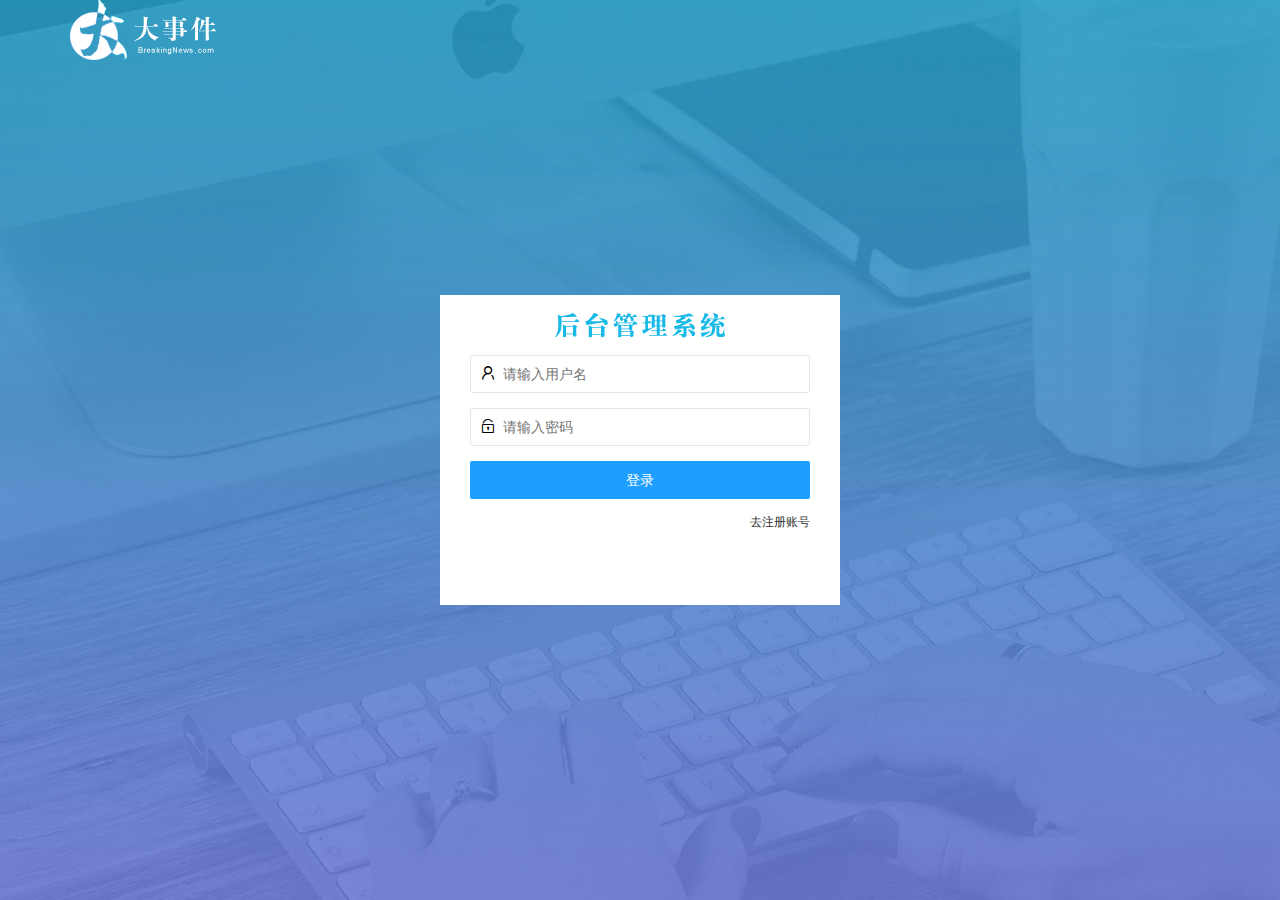
<file: login.html>
<!DOCTYPE html>
<html lang="en">
<head>
    <meta charset="UTF-8">
    <meta http-equiv="X-UA-Compatible" content="IE=edge">
    <meta name="viewport" content="width=device-width, initial-scale=1.0">
    <title>大事件-登录/注册</title>
    
    <!-- 导入layui的样式 -->
    <link rel="stylesheet" href="./assets/lib/layui/css/layui.css"/>
    <link rel="stylesheet" href="./assets/css/login.css"/>
</head>
<body>
    <!-- 头部的logo区 -->
    <div class="layui-main">
        <img src="./assets/images/logo.png" alt=""/>
    </div>
    <!-- 登录注册区 -->
    <div class="loginAndRegBox">
        <!-- 标题 -->
        <div class="titleBox"></div>
        <!-- 登录的div -->
        <div class="login-box">
            <!-- 登陆的表单 -->
            
            <form class="layui-form" id="form-login">
                <!-- 用户名 -->
                <div class="layui-form-item">
                    <!-- 小图标 -->
                    <i class="layui-icon layui-icon-username"></i>  
                    <input type="text" name="username" required  lay-verify="required" placeholder="请输入用户名" autocomplete="off" class="layui-input"> 
                </div>
            <!-- 密码 -->
                <div class="layui-form-item">
                    <!-- 小图标 -->
                    <i class="layui-icon layui-icon-password"></i>  
                    <input type="password" name="password" required  lay-verify="required|pwd" placeholder="请输入密码" autocomplete="off" class="layui-input"> 
                </div>
            <!-- 登录按钮 -->
                <div class="layui-form-item ">
                <button class="layui-btn layui-btn-fluid layui-btn-normal" lay-submit>登录</button>
                </div>
                <div class="layui-form-item links">
                <a href="javascript:;" id="link_reg">去注册账号</a>
                </div>
            </form>
        </div>
       
        <!-- 注册的div -->
        <div class="reg-box">
            <!-- 注册的表单 -->
            <form class="layui-form" id="form-reg">
                <!-- 用户名 -->
                <div class="layui-form-item">
                    <!-- 小图标 -->
                    <i class="layui-icon layui-icon-username"></i>  
                    <input type="text" name="username" required  lay-verify="required" placeholder="请输入用户名" autocomplete="off" class="layui-input"> 
                </div>
            <!-- 密码 -->
                <div class="layui-form-item">
                    <!-- 小图标 -->
                    <i class="layui-icon layui-icon-password"></i>  
                    <input type="password" name="password" required  lay-verify="required|pwd" placeholder="请输入密码" autocomplete="off" class="layui-input"> 
                </div>
                <!-- 确认密码 -->
                <div class="layui-form-item">
                    <!-- 小图标 -->
                    <i class="layui-icon layui-icon-password"></i>  
                    <input type="password" name="repassword" required  lay-verify="required|pwd|repwd" placeholder="再次确认密码" autocomplete="off" class="layui-input"> 
                </div>
            <!-- 注册按钮 -->
                <div class="layui-form-item ">
                <button class="layui-btn layui-btn-fluid layui-btn-normal" lay-submit>注册</button>
                </div>
                <div class="layui-form-item links">
                    <a href="javascript:;" id="link_login">去登陆账号</a>
                </div>
            </form>
            
        </div>
    </div>
    <!-- 引入layui的js -->
    <script src="/assets/lib/layui/layui.all.js"></script>
    <script src="/assets/lib/jquery.js"></script>
    <script src="/assets/js/baseAPI.js"></script>
    <script src="/assets/js/login.js"></script>
</body>
</html>
</file>
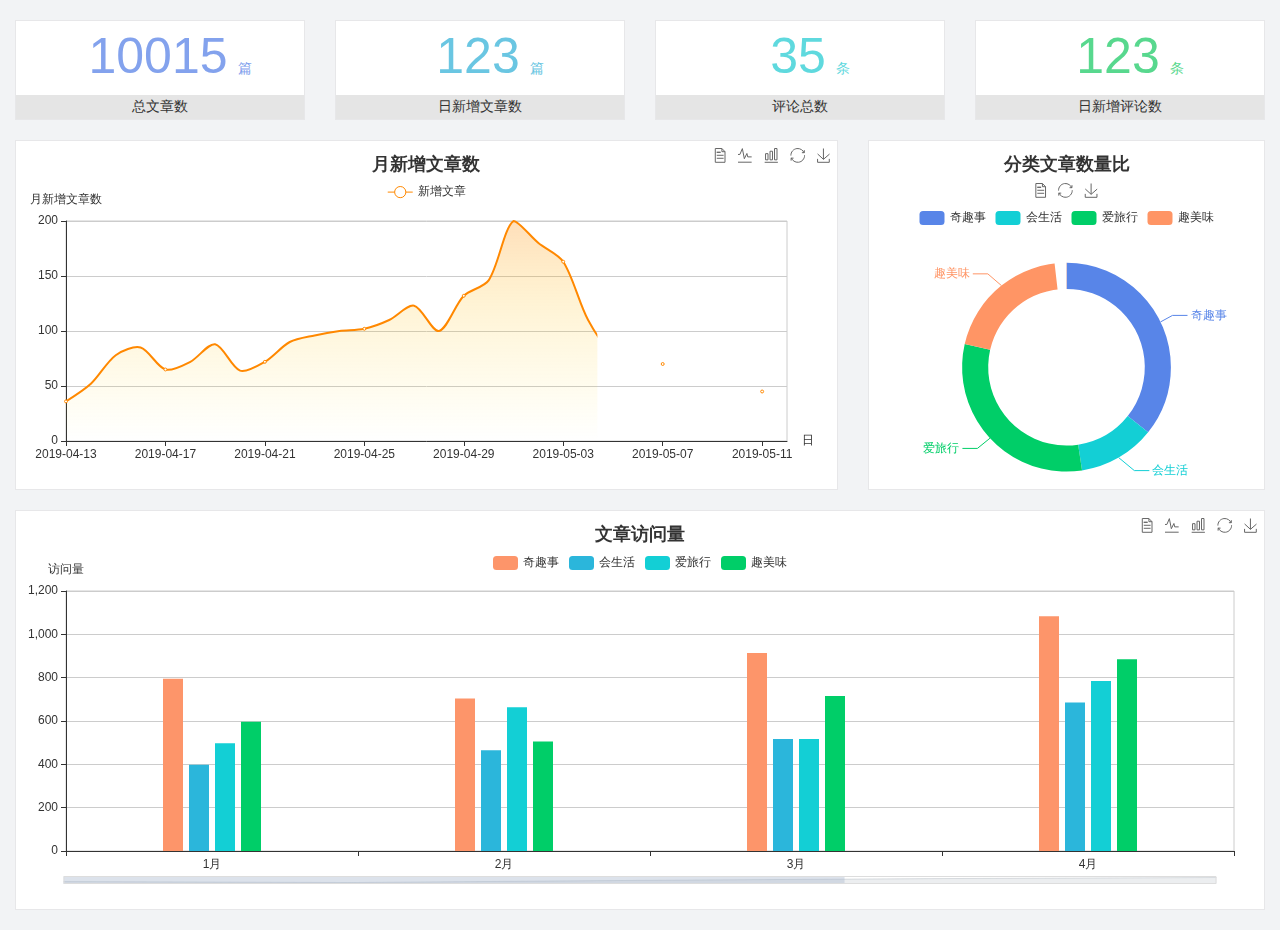
<file: home/dashboard.html>
<!DOCTYPE html>
<html lang="en">

<head>
  <meta charset="UTF-8">
  <meta name="viewport" content="width=device-width, initial-scale=1.0">
  <meta http-equiv="X-UA-Compatible" content="ie=edge">
  <title>图表统计</title>
  <link rel="stylesheet" href="../../assets/lib/bootstrap.css" />
  <link rel="stylesheet" href="../../assets/lib/main.css" />
  <script src="../../assets/lib/jquery.js"></script>
  <script type="text/javascript" src="../../assets/lib/echarts.min.js"></script>
</head>

<body>
  <div class="container-fluid">
    <div class="row spannel_list">
      <div class="col-sm-3 col-xs-6">
        <div class="spannel">
          <em>10015</em><span>篇</span>
          <b>总文章数</b>
        </div>
      </div>
      <div class="col-sm-3 col-xs-6">
        <div class="spannel scolor01">
          <em>123</em><span>篇</span>
          <b>日新增文章数</b>
        </div>
      </div>
      <div class="col-sm-3 col-xs-6">
        <div class="spannel scolor02">
          <em>35</em><span>条</span>
          <b>评论总数</b>
        </div>
      </div>
      <div class="col-sm-3 col-xs-6">
        <div class="spannel scolor03">
          <em>123</em><span>条</span>
          <b>日新增评论数</b>
        </div>
      </div>
    </div>
  </div>

  <div class="container-fluid">
    <div class="row curve-pie">
      <div class="col-lg-8 col-md-8">
        <div class="gragh_pannel" id="curve_show"></div>
      </div>
      <div class="col-lg-4 col-md-4">
        <div class="gragh_pannel" id="pie_show"></div>
      </div>
    </div>
  </div>

  <div class="container-fluid">
    <div class="column_pannel" id="column_show"></div>
  </div>

  <script>
    var oChart = echarts.init(document.getElementById('curve_show'));
    var aList_all = [
      { 'count': 36, 'date': '2019-04-13' },
      { 'count': 52, 'date': '2019-04-14' },
      { 'count': 78, 'date': '2019-04-15' },
      { 'count': 85, 'date': '2019-04-16' },
      { 'count': 65, 'date': '2019-04-17' },
      { 'count': 72, 'date': '2019-04-18' },
      { 'count': 88, 'date': '2019-04-19' },
      { 'count': 64, 'date': '2019-04-20' },
      { 'count': 72, 'date': '2019-04-21' },
      { 'count': 90, 'date': '2019-04-22' },
      { 'count': 96, 'date': '2019-04-23' },
      { 'count': 100, 'date': '2019-04-24' },
      { 'count': 102, 'date': '2019-04-25' },
      { 'count': 110, 'date': '2019-04-26' },
      { 'count': 123, 'date': '2019-04-27' },
      { 'count': 100, 'date': '2019-04-28' },
      { 'count': 132, 'date': '2019-04-29' },
      { 'count': 146, 'date': '2019-04-30' },
      { 'count': 200, 'date': '2019-05-01' },
      { 'count': 180, 'date': '2019-05-02' },
      { 'count': 163, 'date': '2019-05-03' },
      { 'count': 110, 'date': '2019-05-04' },
      { 'count': 80, 'date': '2019-05-05' },
      { 'count': 82, 'date': '2019-05-06' },
      { 'count': 70, 'date': '2019-05-07' },
      { 'count': 65, 'date': '2019-05-08' },
      { 'count': 54, 'date': '2019-05-09' },
      { 'count': 40, 'date': '2019-05-10' },
      { 'count': 45, 'date': '2019-05-11' },
      { 'count': 38, 'date': '2019-05-12' },
    ];

    let aCount = [];
    let aDate = [];

    for (var i = 0; i < aList_all.length; i++) {
      aCount.push(aList_all[i].count);
      aDate.push(aList_all[i].date);
    }

    var chartopt = {
      title: {
        text: '月新增文章数',
        left: 'center',
        top: '10'
      },
      tooltip: {
        trigger: 'axis'
      },
      legend: {
        data: ['新增文章'],
        top: '40'
      },
      toolbox: {
        show: true,
        feature: {
          mark: { show: true },
          dataView: { show: true, readOnly: false },
          magicType: { show: true, type: ['line', 'bar'] },
          restore: { show: true },
          saveAsImage: { show: true }
        }
      },
      calculable: true,
      xAxis: [
        {
          name: '日',
          type: 'category',
          boundaryGap: false,
          data: aDate
        }
      ],
      yAxis: [
        {
          name: '月新增文章数',
          type: 'value'
        }
      ],
      series: [
        {
          name: '新增文章',
          type: 'line',
          smooth: true,
          itemStyle: { normal: { areaStyle: { type: 'default' }, color: '#f80' }, lineStyle: { color: '#f80' } },
          data: aCount
        }],
      areaStyle: {
        normal: {
          color: new echarts.graphic.LinearGradient(0, 0, 0, 1, [{
            offset: 0,
            color: 'rgba(255,136,0,0.39)'
          }, {
            offset: .34,
            color: 'rgba(255,180,0,0.25)'
          }, {
            offset: 1,
            color: 'rgba(255,222,0,0.00)'
          }])

        }
      },
      grid: {
        show: true,
        x: 50,
        x2: 50,
        y: 80,
        height: 220
      }
    };

    oChart.setOption(chartopt);


    var oPie = echarts.init(document.getElementById('pie_show'));
    var oPieopt =
    {
      title: {
        top: 10,
        text: '分类文章数量比',
        x: 'center'
      },
      tooltip: {
        trigger: 'item',
        formatter: "{a} <br/>{b} : {c} ({d}%)"
      },
      color: ['#5885e8', '#13cfd5', '#00ce68', '#ff9565'],
      legend: {
        x: 'center',
        top: 65,
        data: ['奇趣事', '会生活', '爱旅行', '趣美味']
      },
      toolbox: {
        show: true,
        x: 'center',
        top: 35,
        feature: {
          mark: { show: true },
          dataView: { show: true, readOnly: false },
          magicType: {
            show: true,
            type: ['pie', 'funnel'],
            option: {
              funnel: {
                x: '25%',
                width: '50%',
                funnelAlign: 'left',
                max: 1548
              }
            }
          },
          restore: { show: true },
          saveAsImage: { show: true }
        }
      },
      calculable: true,
      series: [
        {
          name: '访问来源',
          type: 'pie',
          radius: ['45%', '60%'],
          center: ['50%', '65%'],
          data: [
            { value: 300, name: '奇趣事' },
            { value: 100, name: '会生活' },
            { value: 260, name: '爱旅行' },
            { value: 180, name: '趣美味' }
          ]
        }
      ]
    };
    oPie.setOption(oPieopt);



    var oColumn = this.echarts.init(document.getElementById('column_show'));
    var oColumnopt =
    {
      title: {
        text: '文章访问量',
        left: 'center',
        top: '10'
      },
      tooltip: {
        trigger: 'axis'
      },
      legend: {
        data: ['奇趣事', '会生活', '爱旅行', '趣美味'],
        top: '40'
      },
      toolbox: {
        show: true,
        feature: {
          mark: { show: true },
          dataView: { show: true, readOnly: false },
          magicType: { show: true, type: ['line', 'bar'] },
          restore: { show: true },
          saveAsImage: { show: true }
        }
      },
      calculable: true,
      xAxis: [
        {
          type: 'category',
          data: ['1月', '2月', '3月', '4月', '5月']
        }
      ],
      yAxis: [
        {
          name: '访问量',
          type: 'value'
        }
      ],
      series: [
        {
          name: '奇趣事',
          type: 'bar',
          barWidth: 20,
          itemStyle: {
            normal: { areaStyle: { type: 'default' }, color: '#fd956a' }
          },
          data: [800, 708, 920, 1090, 1200]
        },
        {
          name: '会生活',
          type: 'bar',
          barWidth: 20,
          itemStyle: {
            normal: { areaStyle: { type: 'default' }, color: '#2bb6db' }
          },
          data: [400, 468, 520, 690, 800]
        },
        {
          name: '爱旅行',
          type: 'bar',
          barWidth: 20,
          itemStyle: {
            normal: { areaStyle: { type: 'default' }, color: '#13cfd5' }
          },
          data: [500, 668, 520, 790, 900]
        },
        {
          name: '趣美味',
          type: 'bar',
          barWidth: 20,
          itemStyle: {
            normal: { areaStyle: { type: 'default' }, color: '#00ce68' }
          },
          data: [600, 508, 720, 890, 1000]
        }
      ],
      grid: {
        show: true,
        x: 50,
        x2: 30,
        y: 80,
        height: 260
      },
      dataZoom: [//给x轴设置滚动条
        {
          start: 0,//默认为0
          end: 100 - 1000 / 31,//默认为100
          type: 'slider',
          show: true,
          xAxisIndex: [0],
          handleSize: 0,//滑动条的 左右2个滑动条的大小
          height: 8,//组件高度
          left: 45, //左边的距离
          right: 50,//右边的距离
          bottom: 26,//右边的距离
          handleColor: '#ddd',//h滑动图标的颜色
          handleStyle: {
            borderColor: "#cacaca",
            borderWidth: "1",
            shadowBlur: 2,
            background: "#ddd",
            shadowColor: "#ddd",
          }
        }]
    };
    oColumn.setOption(oColumnopt);
  </script>
</body>

</html>
</file>
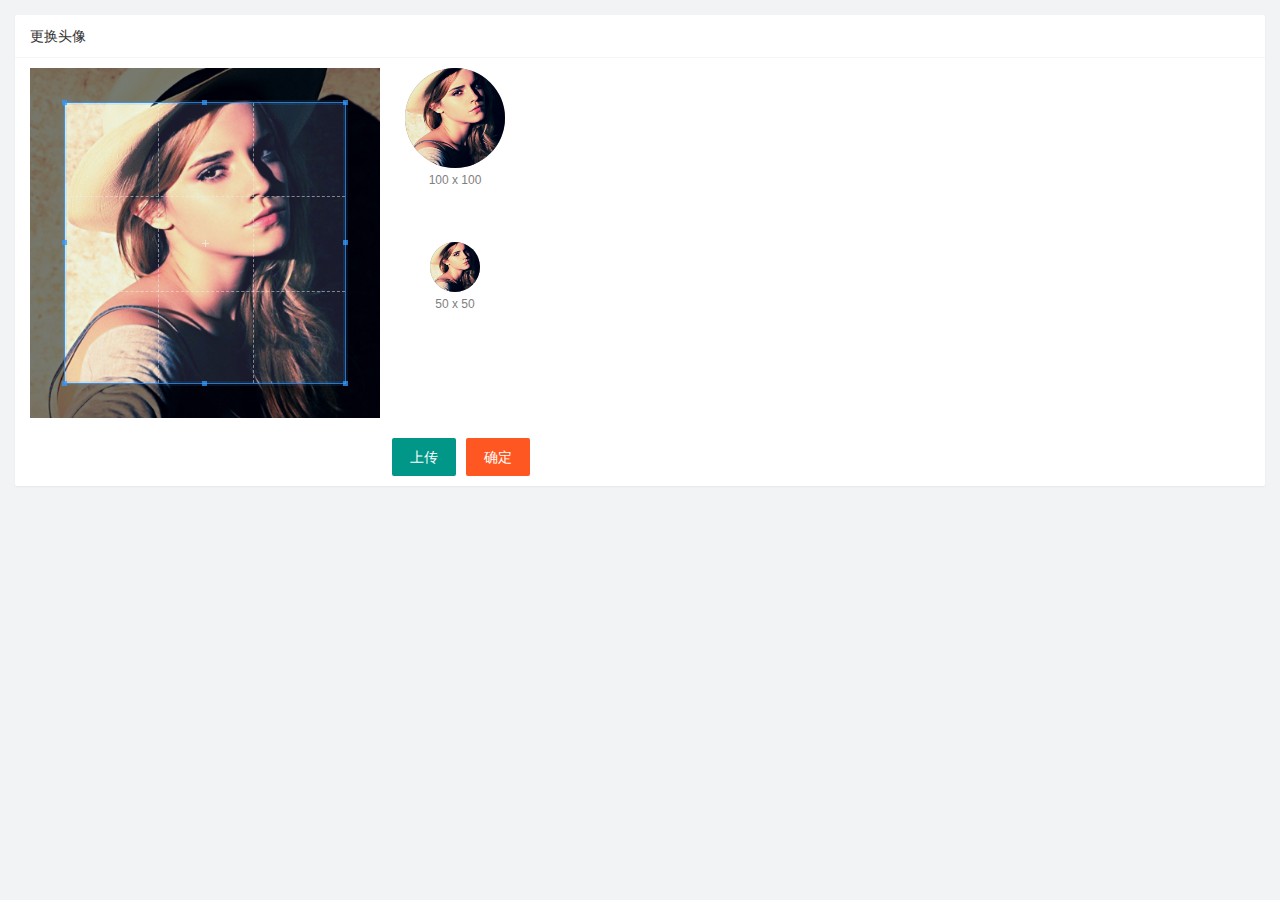
<file: user/user-avant.html>
<!DOCTYPE html>
<html lang="en">
<head>
    <meta charset="UTF-8">
    <meta http-equiv="X-UA-Compatible" content="IE=edge">
    <meta name="viewport" content="width=device-width, initial-scale=1.0">
    <title>Document</title>
    <link rel="stylesheet" href="/assets/lib/layui/css/layui.css"/>
    <link rel="stylesheet" href="/assets//css/user/user-avant.css"/>
    <link rel="stylesheet" href="/assets/lib/cropper/cropper.css" />
</head>
<body>
    <div class="layui-card">
        <div class="layui-card-header">更换头像</div>
        <div class="layui-card-body">
           <!-- 第一行的图片裁剪和预览区域 -->
  <div class="row1">
    <!-- 图片裁剪区域 -->
    <div class="cropper-box">
      <!-- 这个 img 标签很重要，将来会把它初始化为裁剪区域 -->
      <img id="image" src="/assets/images/sample.jpg" />
    </div>
    <!-- 图片的预览区域 -->
    <div class="preview-box">
      <div>
        <!-- 宽高为 100px 的预览区域 -->
        <div class="img-preview w100"></div>
        <p class="size">100 x 100</p>
      </div>
      <div>
        <!-- 宽高为 50px 的预览区域 -->
        <div class="img-preview w50"></div>
        <p class="size">50 x 50</p>
      </div>
    </div>
  </div>

  <!-- 第二行的按钮区域 -->
  <div class="row2">
    <!-- 通过accept属性，可以指定，允许用户选择什么类型的文件 -->
    <input type="file" id="file"/ accept="image/png,image/jpeg">
    <button type="button" class="layui-btn" id="btnChooseImage">上传</button>
    <button type="button" class="layui-btn layui-btn-danger" id="btnUpload" >确定</button>
  </div>
        </div>
      </div>




    <script src="/assets/lib/layui/layui.all.js"></script>
    <script src="/assets/lib/jquery.js"></script>
    
    <script src="/assets/lib/cropper/Cropper.js"></script>
    <script src="/assets/lib/cropper/jquery-cropper.js"></script>
    <script src="/assets/js/baseAPI.js"></script>
    <script src="/assets/js/user/user-avant.js"></script>
</body>
</html>
</file>
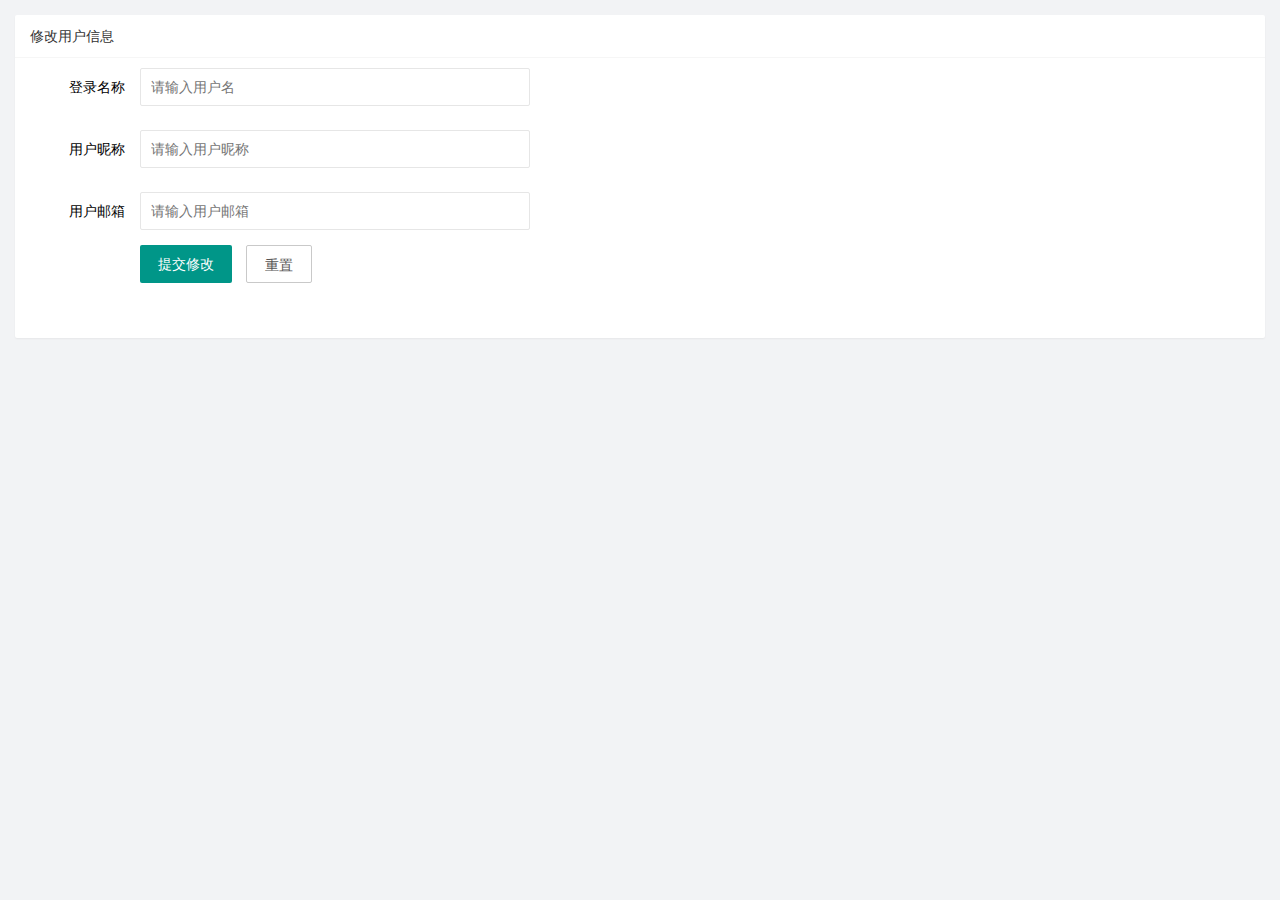
<file: user/user-info.html>
<!DOCTYPE html>
<html lang="en">
<head>
    <meta charset="UTF-8">
    <meta http-equiv="X-UA-Compatible" content="IE=edge">
    <meta name="viewport" content="width=device-width, initial-scale=1.0">
    <title>Document</title>
    <!-- 导入layui的样式 -->
   <link rel="stylesheet" href="/assets/lib/layui/css/layui.css"/>
    <!-- 导入自己的css样式 -->
    <link rel="stylesheet" href="/assets/css/user/user-info.css">
</head>
<body>
    <div class="layui-card">
        <div class="layui-card-header">修改用户信息</div>
        <div class="layui-card-body">
            <form class="layui-form" lay-filter="userinfo-form">
                <div class="layui-form-item">
                    <input type="hidden" name="id">
                  <label class="layui-form-label">登录名称</label>
                  <div class="layui-input-block">
                    <input type="text" name="username" required  lay-verify="required" placeholder="请输入用户名" autocomplete="off" class="layui-input" readonly>
                  </div>
                  <br/>
                  <div class="layui-form-item">
                    <label class="layui-form-label">用户昵称</label>
                    <div class="layui-input-block">
                      <input type="text" name="nickname" required  lay-verify="required|nickname" placeholder="请输入用户昵称" autocomplete="off" class="layui-input">
                    </div>
                    <br/>
                    <div class="layui-form-item">
                        <label class="layui-form-label">用户邮箱</label>
                        <div class="layui-input-block">
                          <input type="text" name="email" required  lay-verify="required|email" placeholder="请输入用户邮箱" autocomplete="off" class="layui-input">
                        </div>
                </div>
                <div class="layui-form-item">
                    <div class="layui-input-block">
                      <button class="layui-btn" lay-submit lay-filter="formDemo">提交修改</button>
                      <button type="reset" class="layui-btn layui-btn-primary" id="resetBtn">重置</button>
                    </div>
                  </div>
            </form>
            <!-- 导入一系列js -->
            <script src="/assets/lib/layui/layui.all.js"></script>
            <script src="/assets/lib/jquery.js"></script>
            <script src="/assets/js/baseAPI.js"></script>
            <script src="/assets/js/user/user-info.js"></script>
        </div>
      </div>
</body>
</html>
</file>
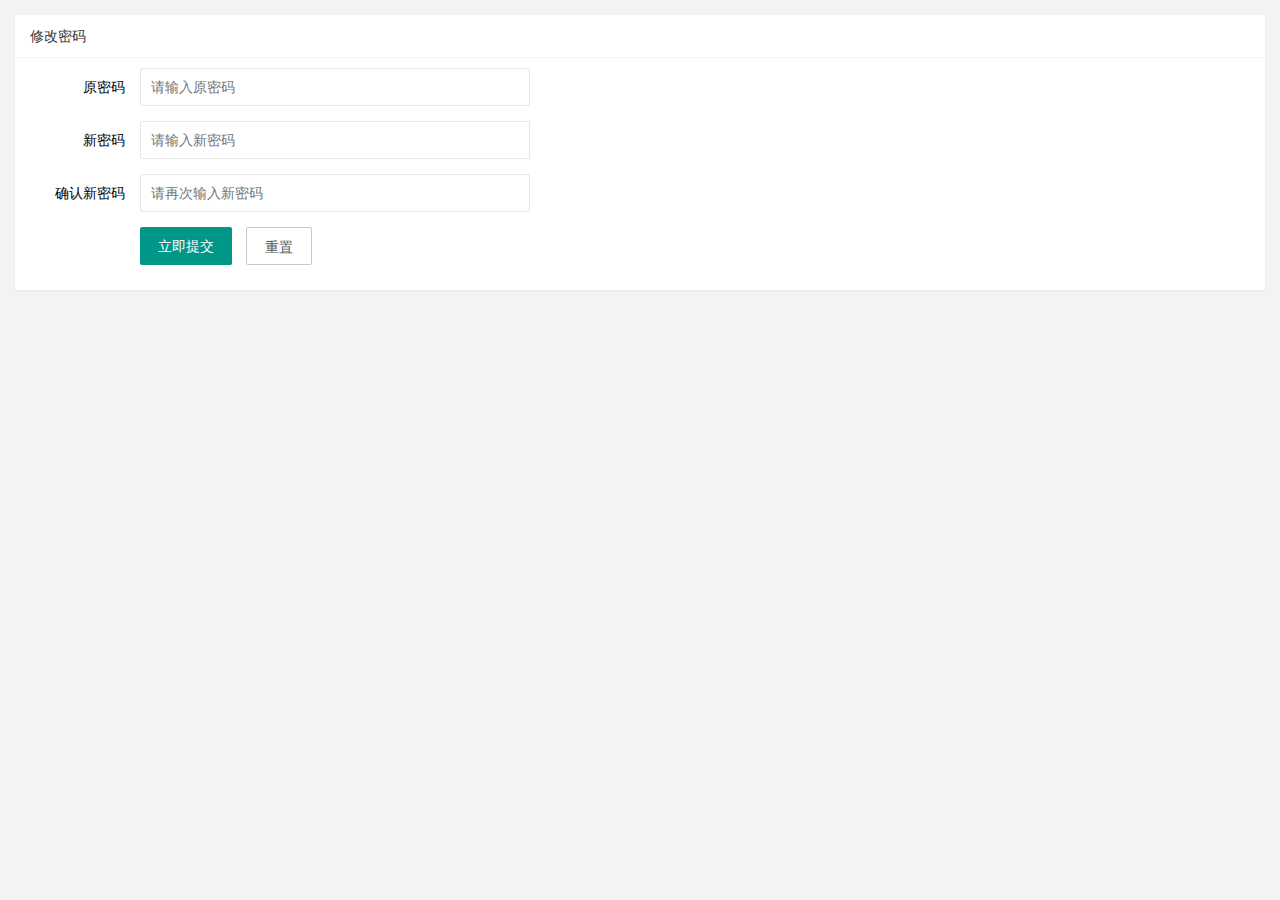
<file: user/user-pwd.html>
<!DOCTYPE html>
<html lang="en">
<head>
    <meta charset="UTF-8">
    <meta http-equiv="X-UA-Compatible" content="IE=edge">
    <meta name="viewport" content="width=device-width, initial-scale=1.0">
    <title>Document</title>
    <link rel="stylesheet" href="/assets/lib/layui/css/layui.css">
    <link rel="stylesheet" href="/assets/css/user/user-pwd.css">
</head>
<body>
    <div class="layui-card">
        <div class="layui-card-header">修改密码</div>
        <div class="layui-card-body">
            <form class="layui-form" >
                <div class="layui-form-item">
                  <label class="layui-form-label">原密码</label>
                  <div class="layui-input-block">
                    <input type="password" name="oldPwd" required  lay-verify="required|pwd" placeholder="请输入原密码" autocomplete="off" class="layui-input">
                  </div>
                </div>
                <div class="layui-form-item">
                    <label class="layui-form-label">新密码</label>
                    <div class="layui-input-block">
                      <input type="password" name="newPwd" required  lay-verify="required|newpwd|pwd" placeholder="请输入新密码" autocomplete="off" class="layui-input">
                    </div>
                  </div>
                  <div class="layui-form-item">
                    <label class="layui-form-label">确认新密码</label>
                    <div class="layui-input-block">
                      <input type="password" name="rePwd" required  lay-verify="required|repwd|pwd" placeholder="请再次输入新密码" autocomplete="off" class="layui-input">
                    </div>
                  </div>
                  <div class="layui-form-item">
                    <div class="layui-input-block">
                      <button class="layui-btn" lay-submit lay-filter="formDemo">立即提交</button>
                      <button type="reset" class="layui-btn layui-btn-primary">重置</button>
                    </div>
                  </div>
            </form>
        </div>
      </div>
      <script src="/assets/lib/layui/layui.all.js"></script>
      <script src="/assets/lib/jquery.js"></script>
      <script src="/assets/js/baseAPI.js"></script>
      <script src="/assets/js/user/user-pwd.js"></script>
</body>
</html>
</file>
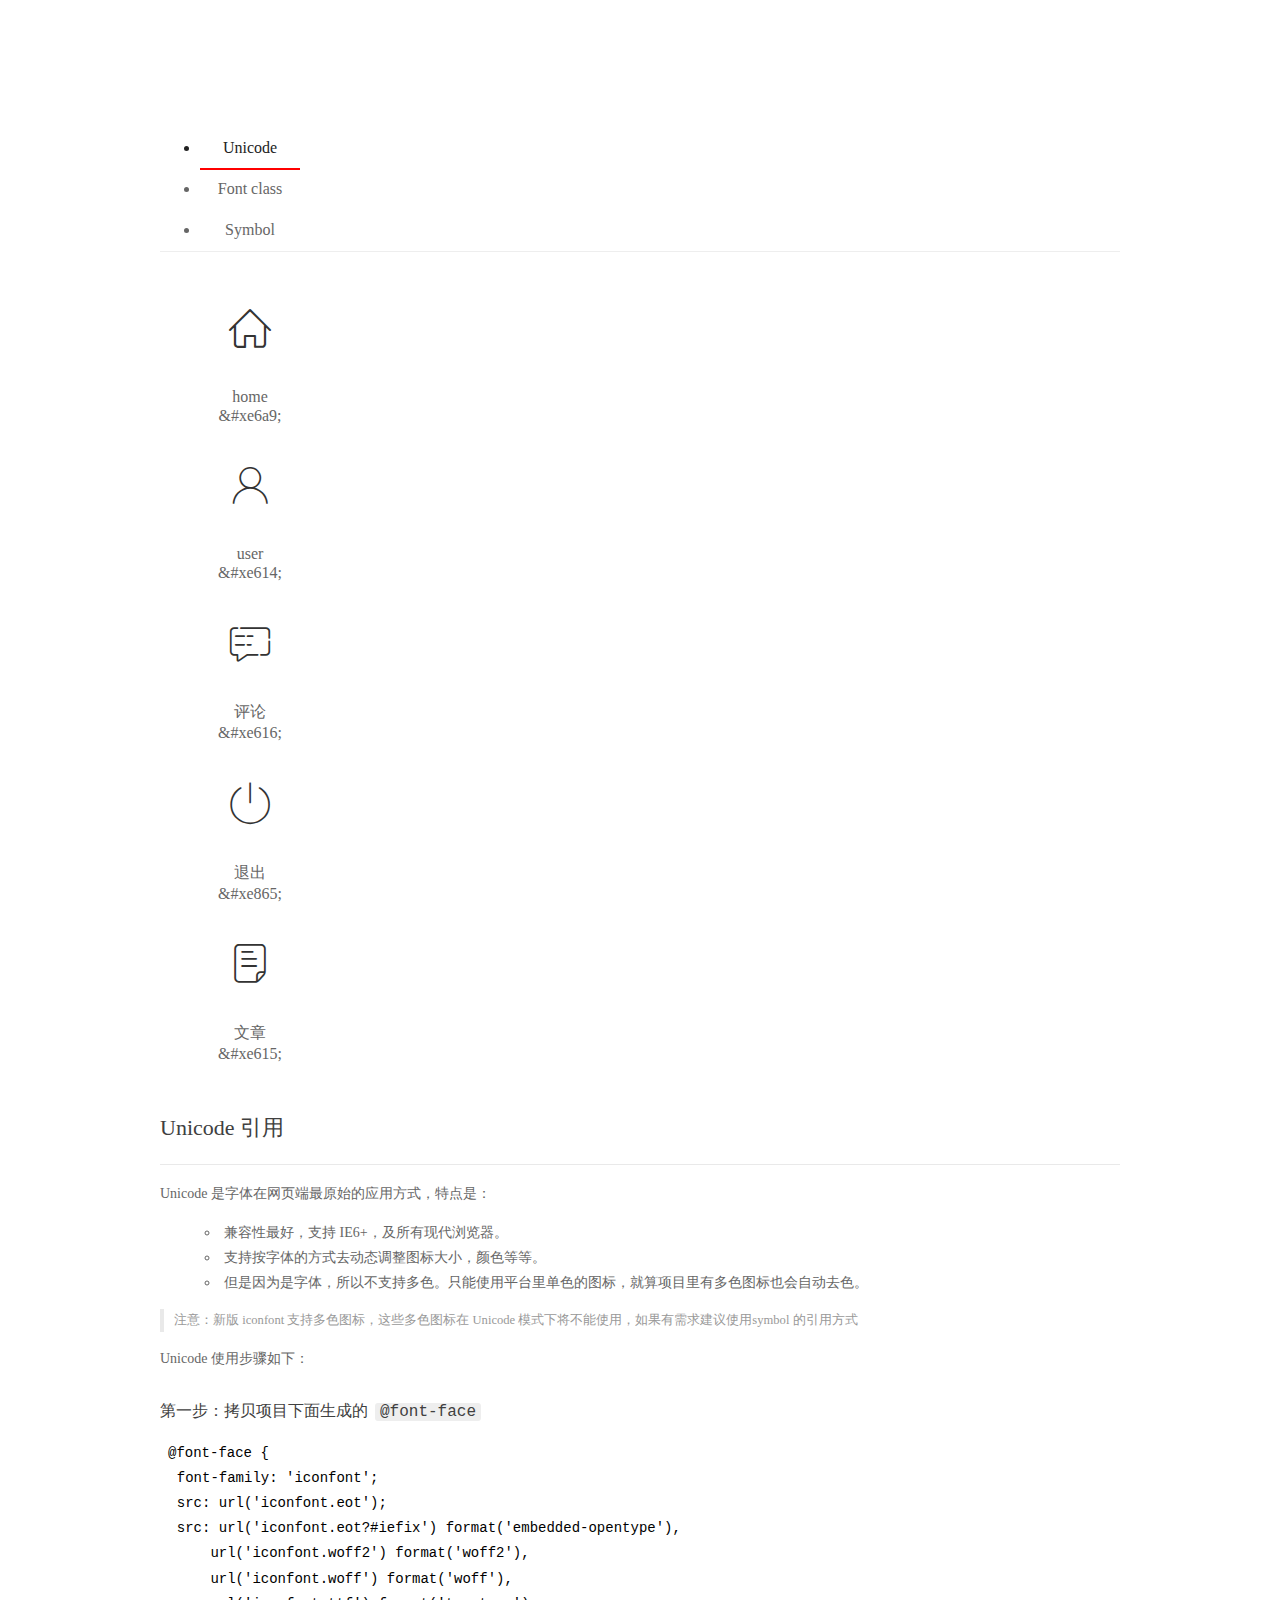
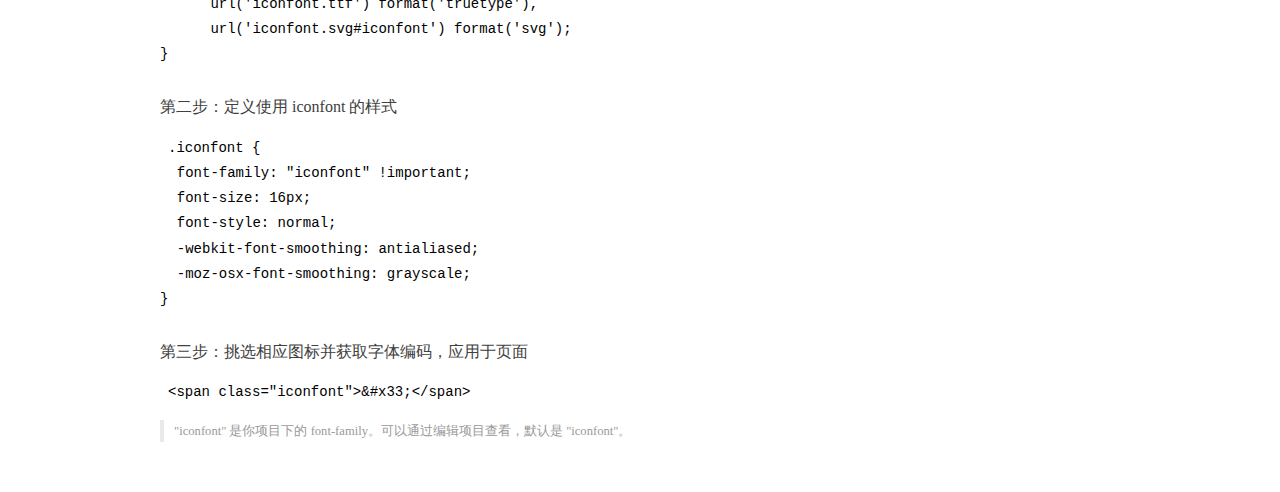
<file: assets/fonts/demo_index.html>
<!DOCTYPE html>
<html>
<head>
  <meta charset="utf-8"/>
  <title>IconFont Demo</title>
  <link rel="shortcut icon" href="https://gtms04.alicdn.com/tps/i4/TB1_oz6GVXXXXaFXpXXJDFnIXXX-64-64.ico" type="image/x-icon"/>
  <link rel="stylesheet" href="https://g.alicdn.com/thx/cube/1.3.2/cube.min.css">
  <link rel="stylesheet" href="demo.css">
  <link rel="stylesheet" href="iconfont.css">
  <script src="iconfont.js"></script>
  <!-- jQuery -->
  <script src="https://a1.alicdn.com/oss/uploads/2018/12/26/7bfddb60-08e8-11e9-9b04-53e73bb6408b.js"></script>
  <!-- 代码高亮 -->
  <script src="https://a1.alicdn.com/oss/uploads/2018/12/26/a3f714d0-08e6-11e9-8a15-ebf944d7534c.js"></script>
</head>
<body>
  <div class="main">
    <h1 class="logo"><a href="https://www.iconfont.cn/" title="iconfont 首页" target="_blank">&#xe86b;</a></h1>
    <div class="nav-tabs">
      <ul id="tabs" class="dib-box">
        <li class="dib active"><span>Unicode</span></li>
        <li class="dib"><span>Font class</span></li>
        <li class="dib"><span>Symbol</span></li>
      </ul>
      
    </div>
    <div class="tab-container">
      <div class="content unicode" style="display: block;">
          <ul class="icon_lists dib-box">
          
            <li class="dib">
              <span class="icon iconfont">&#xe6a9;</span>
                <div class="name">home</div>
                <div class="code-name">&amp;#xe6a9;</div>
              </li>
          
            <li class="dib">
              <span class="icon iconfont">&#xe614;</span>
                <div class="name">user</div>
                <div class="code-name">&amp;#xe614;</div>
              </li>
          
            <li class="dib">
              <span class="icon iconfont">&#xe616;</span>
                <div class="name">评论</div>
                <div class="code-name">&amp;#xe616;</div>
              </li>
          
            <li class="dib">
              <span class="icon iconfont">&#xe865;</span>
                <div class="name">退出</div>
                <div class="code-name">&amp;#xe865;</div>
              </li>
          
            <li class="dib">
              <span class="icon iconfont">&#xe615;</span>
                <div class="name">文章</div>
                <div class="code-name">&amp;#xe615;</div>
              </li>
          
          </ul>
          <div class="article markdown">
          <h2 id="unicode-">Unicode 引用</h2>
          <hr>

          <p>Unicode 是字体在网页端最原始的应用方式，特点是：</p>
          <ul>
            <li>兼容性最好，支持 IE6+，及所有现代浏览器。</li>
            <li>支持按字体的方式去动态调整图标大小，颜色等等。</li>
            <li>但是因为是字体，所以不支持多色。只能使用平台里单色的图标，就算项目里有多色图标也会自动去色。</li>
          </ul>
          <blockquote>
            <p>注意：新版 iconfont 支持多色图标，这些多色图标在 Unicode 模式下将不能使用，如果有需求建议使用symbol 的引用方式</p>
          </blockquote>
          <p>Unicode 使用步骤如下：</p>
          <h3 id="-font-face">第一步：拷贝项目下面生成的 <code>@font-face</code></h3>
<pre><code class="language-css"
>@font-face {
  font-family: 'iconfont';
  src: url('iconfont.eot');
  src: url('iconfont.eot?#iefix') format('embedded-opentype'),
      url('iconfont.woff2') format('woff2'),
      url('iconfont.woff') format('woff'),
      url('iconfont.ttf') format('truetype'),
      url('iconfont.svg#iconfont') format('svg');
}
</code></pre>
          <h3 id="-iconfont-">第二步：定义使用 iconfont 的样式</h3>
<pre><code class="language-css"
>.iconfont {
  font-family: "iconfont" !important;
  font-size: 16px;
  font-style: normal;
  -webkit-font-smoothing: antialiased;
  -moz-osx-font-smoothing: grayscale;
}
</code></pre>
          <h3 id="-">第三步：挑选相应图标并获取字体编码，应用于页面</h3>
<pre>
<code class="language-html"
>&lt;span class="iconfont"&gt;&amp;#x33;&lt;/span&gt;
</code></pre>
          <blockquote>
            <p>"iconfont" 是你项目下的 font-family。可以通过编辑项目查看，默认是 "iconfont"。</p>
          </blockquote>
          </div>
      </div>
      <div class="content font-class">
        <ul class="icon_lists dib-box">
          
          <li class="dib">
            <span class="icon iconfont icon-home"></span>
            <div class="name">
              home
            </div>
            <div class="code-name">.icon-home
            </div>
          </li>
          
          <li class="dib">
            <span class="icon iconfont icon-user"></span>
            <div class="name">
              user
            </div>
            <div class="code-name">.icon-user
            </div>
          </li>
          
          <li class="dib">
            <span class="icon iconfont icon-pinglun"></span>
            <div class="name">
              评论
            </div>
            <div class="code-name">.icon-pinglun
            </div>
          </li>
          
          <li class="dib">
            <span class="icon iconfont icon-tuichu"></span>
            <div class="name">
              退出
            </div>
            <div class="code-name">.icon-tuichu
            </div>
          </li>
          
          <li class="dib">
            <span class="icon iconfont icon-16"></span>
            <div class="name">
              文章
            </div>
            <div class="code-name">.icon-16
            </div>
          </li>
          
        </ul>
        <div class="article markdown">
        <h2 id="font-class-">font-class 引用</h2>
        <hr>

        <p>font-class 是 Unicode 使用方式的一种变种，主要是解决 Unicode 书写不直观，语意不明确的问题。</p>
        <p>与 Unicode 使用方式相比，具有如下特点：</p>
        <ul>
          <li>兼容性良好，支持 IE8+，及所有现代浏览器。</li>
          <li>相比于 Unicode 语意明确，书写更直观。可以很容易分辨这个 icon 是什么。</li>
          <li>因为使用 class 来定义图标，所以当要替换图标时，只需要修改 class 里面的 Unicode 引用。</li>
          <li>不过因为本质上还是使用的字体，所以多色图标还是不支持的。</li>
        </ul>
        <p>使用步骤如下：</p>
        <h3 id="-fontclass-">第一步：引入项目下面生成的 fontclass 代码：</h3>
<pre><code class="language-html">&lt;link rel="stylesheet" href="./iconfont.css"&gt;
</code></pre>
        <h3 id="-">第二步：挑选相应图标并获取类名，应用于页面：</h3>
<pre><code class="language-html">&lt;span class="iconfont icon-xxx"&gt;&lt;/span&gt;
</code></pre>
        <blockquote>
          <p>"
            iconfont" 是你项目下的 font-family。可以通过编辑项目查看，默认是 "iconfont"。</p>
        </blockquote>
      </div>
      </div>
      <div class="content symbol">
          <ul class="icon_lists dib-box">
          
            <li class="dib">
                <svg class="icon svg-icon" aria-hidden="true">
                  <use xlink:href="#icon-home"></use>
                </svg>
                <div class="name">home</div>
                <div class="code-name">#icon-home</div>
            </li>
          
            <li class="dib">
                <svg class="icon svg-icon" aria-hidden="true">
                  <use xlink:href="#icon-user"></use>
                </svg>
                <div class="name">user</div>
                <div class="code-name">#icon-user</div>
            </li>
          
            <li class="dib">
                <svg class="icon svg-icon" aria-hidden="true">
                  <use xlink:href="#icon-pinglun"></use>
                </svg>
                <div class="name">评论</div>
                <div class="code-name">#icon-pinglun</div>
            </li>
          
            <li class="dib">
                <svg class="icon svg-icon" aria-hidden="true">
                  <use xlink:href="#icon-tuichu"></use>
                </svg>
                <div class="name">退出</div>
                <div class="code-name">#icon-tuichu</div>
            </li>
          
            <li class="dib">
                <svg class="icon svg-icon" aria-hidden="true">
                  <use xlink:href="#icon-16"></use>
                </svg>
                <div class="name">文章</div>
                <div class="code-name">#icon-16</div>
            </li>
          
          </ul>
          <div class="article markdown">
          <h2 id="symbol-">Symbol 引用</h2>
          <hr>

          <p>这是一种全新的使用方式，应该说这才是未来的主流，也是平台目前推荐的用法。相关介绍可以参考这篇<a href="">文章</a>
            这种用法其实是做了一个 SVG 的集合，与另外两种相比具有如下特点：</p>
          <ul>
            <li>支持多色图标了，不再受单色限制。</li>
            <li>通过一些技巧，支持像字体那样，通过 <code>font-size</code>, <code>color</code> 来调整样式。</li>
            <li>兼容性较差，支持 IE9+，及现代浏览器。</li>
            <li>浏览器渲染 SVG 的性能一般，还不如 png。</li>
          </ul>
          <p>使用步骤如下：</p>
          <h3 id="-symbol-">第一步：引入项目下面生成的 symbol 代码：</h3>
<pre><code class="language-html">&lt;script src="./iconfont.js"&gt;&lt;/script&gt;
</code></pre>
          <h3 id="-css-">第二步：加入通用 CSS 代码（引入一次就行）：</h3>
<pre><code class="language-html">&lt;style&gt;
.icon {
  width: 1em;
  height: 1em;
  vertical-align: -0.15em;
  fill: currentColor;
  overflow: hidden;
}
&lt;/style&gt;
</code></pre>
          <h3 id="-">第三步：挑选相应图标并获取类名，应用于页面：</h3>
<pre><code class="language-html">&lt;svg class="icon" aria-hidden="true"&gt;
  &lt;use xlink:href="#icon-xxx"&gt;&lt;/use&gt;
&lt;/svg&gt;
</code></pre>
          </div>
      </div>

    </div>
  </div>
  <script>
  $(document).ready(function () {
      $('.tab-container .content:first').show()

      $('#tabs li').click(function (e) {
        var tabContent = $('.tab-container .content')
        var index = $(this).index()

        if ($(this).hasClass('active')) {
          return
        } else {
          $('#tabs li').removeClass('active')
          $(this).addClass('active')

          tabContent.hide().eq(index).fadeIn()
        }
      })
    })
  </script>
</body>
</html>
</file>
<file: assets/lib/layui/css/layui.css>
/** layui-v2.5.5 MIT License By https://www.layui.com */
 .layui-inline,img{display:inline-block;vertical-align:middle}h1,h2,h3,h4,h5,h6{font-weight:400}.layui-edge,.layui-header,.layui-inline,.layui-main{position:relative}.layui-body,.layui-edge,.layui-elip{overflow:hidden}.layui-btn,.layui-edge,.layui-inline,img{vertical-align:middle}.layui-btn,.layui-disabled,.layui-icon,.layui-unselect{-moz-user-select:none;-webkit-user-select:none;-ms-user-select:none}.layui-elip,.layui-form-checkbox span,.layui-form-pane .layui-form-label{text-overflow:ellipsis;white-space:nowrap}.layui-breadcrumb,.layui-tree-btnGroup{visibility:hidden}blockquote,body,button,dd,div,dl,dt,form,h1,h2,h3,h4,h5,h6,input,li,ol,p,pre,td,textarea,th,ul{margin:0;padding:0;-webkit-tap-highlight-color:rgba(0,0,0,0)}a:active,a:hover{outline:0}img{border:none}li{list-style:none}table{border-collapse:collapse;border-spacing:0}h4,h5,h6{font-size:100%}button,input,optgroup,option,select,textarea{font-family:inherit;font-size:inherit;font-style:inherit;font-weight:inherit;outline:0}pre{white-space:pre-wrap;white-space:-moz-pre-wrap;white-space:-pre-wrap;white-space:-o-pre-wrap;word-wrap:break-word}body{line-height:24px;font:14px Helvetica Neue,Helvetica,PingFang SC,Tahoma,Arial,sans-serif}hr{height:1px;margin:10px 0;border:0;clear:both}a{color:#333;text-decoration:none}a:hover{color:#777}a cite{font-style:normal;*cursor:pointer}.layui-border-box,.layui-border-box *{box-sizing:border-box}.layui-box,.layui-box *{box-sizing:content-box}.layui-clear{clear:both;*zoom:1}.layui-clear:after{content:'\20';clear:both;*zoom:1;display:block;height:0}.layui-inline{*display:inline;*zoom:1}.layui-edge{display:inline-block;width:0;height:0;border-width:6px;border-style:dashed;border-color:transparent}.layui-edge-top{top:-4px;border-bottom-color:#999;border-bottom-style:solid}.layui-edge-right{border-left-color:#999;border-left-style:solid}.layui-edge-bottom{top:2px;border-top-color:#999;border-top-style:solid}.layui-edge-left{border-right-color:#999;border-right-style:solid}.layui-disabled,.layui-disabled:hover{color:#d2d2d2!important;cursor:not-allowed!important}.layui-circle{border-radius:100%}.layui-show{display:block!important}.layui-hide{display:none!important}@font-face{font-family:layui-icon;src:url(../font/iconfont.eot?v=250);src:url(../font/iconfont.eot?v=250#iefix) format('embedded-opentype'),url(../font/iconfont.woff2?v=250) format('woff2'),url(../font/iconfont.woff?v=250) format('woff'),url(../font/iconfont.ttf?v=250) format('truetype'),url(../font/iconfont.svg?v=250#layui-icon) format('svg')}.layui-icon{font-family:layui-icon!important;font-size:16px;font-style:normal;-webkit-font-smoothing:antialiased;-moz-osx-font-smoothing:grayscale}.layui-icon-reply-fill:before{content:"\e611"}.layui-icon-set-fill:before{content:"\e614"}.layui-icon-menu-fill:before{content:"\e60f"}.layui-icon-search:before{content:"\e615"}.layui-icon-share:before{content:"\e641"}.layui-icon-set-sm:before{content:"\e620"}.layui-icon-engine:before{content:"\e628"}.layui-icon-close:before{content:"\1006"}.layui-icon-close-fill:before{content:"\1007"}.layui-icon-chart-screen:before{content:"\e629"}.layui-icon-star:before{content:"\e600"}.layui-icon-circle-dot:before{content:"\e617"}.layui-icon-chat:before{content:"\e606"}.layui-icon-release:before{content:"\e609"}.layui-icon-list:before{content:"\e60a"}.layui-icon-chart:before{content:"\e62c"}.layui-icon-ok-circle:before{content:"\1005"}.layui-icon-layim-theme:before{content:"\e61b"}.layui-icon-table:before{content:"\e62d"}.layui-icon-right:before{content:"\e602"}.layui-icon-left:before{content:"\e603"}.layui-icon-cart-simple:before{content:"\e698"}.layui-icon-face-cry:before{content:"\e69c"}.layui-icon-face-smile:before{content:"\e6af"}.layui-icon-survey:before{content:"\e6b2"}.layui-icon-tree:before{content:"\e62e"}.layui-icon-upload-circle:before{content:"\e62f"}.layui-icon-add-circle:before{content:"\e61f"}.layui-icon-download-circle:before{content:"\e601"}.layui-icon-templeate-1:before{content:"\e630"}.layui-icon-util:before{content:"\e631"}.layui-icon-face-surprised:before{content:"\e664"}.layui-icon-edit:before{content:"\e642"}.layui-icon-speaker:before{content:"\e645"}.layui-icon-down:before{content:"\e61a"}.layui-icon-file:before{content:"\e621"}.layui-icon-layouts:before{content:"\e632"}.layui-icon-rate-half:before{content:"\e6c9"}.layui-icon-add-circle-fine:before{content:"\e608"}.layui-icon-prev-circle:before{content:"\e633"}.layui-icon-read:before{content:"\e705"}.layui-icon-404:before{content:"\e61c"}.layui-icon-carousel:before{content:"\e634"}.layui-icon-help:before{content:"\e607"}.layui-icon-code-circle:before{content:"\e635"}.layui-icon-water:before{content:"\e636"}.layui-icon-username:before{content:"\e66f"}.layui-icon-find-fill:before{content:"\e670"}.layui-icon-about:before{content:"\e60b"}.layui-icon-location:before{content:"\e715"}.layui-icon-up:before{content:"\e619"}.layui-icon-pause:before{content:"\e651"}.layui-icon-date:before{content:"\e637"}.layui-icon-layim-uploadfile:before{content:"\e61d"}.layui-icon-delete:before{content:"\e640"}.layui-icon-play:before{content:"\e652"}.layui-icon-top:before{content:"\e604"}.layui-icon-friends:before{content:"\e612"}.layui-icon-refresh-3:before{content:"\e9aa"}.layui-icon-ok:before{content:"\e605"}.layui-icon-layer:before{content:"\e638"}.layui-icon-face-smile-fine:before{content:"\e60c"}.layui-icon-dollar:before{content:"\e659"}.layui-icon-group:before{content:"\e613"}.layui-icon-layim-download:before{content:"\e61e"}.layui-icon-picture-fine:before{content:"\e60d"}.layui-icon-link:before{content:"\e64c"}.layui-icon-diamond:before{content:"\e735"}.layui-icon-log:before{content:"\e60e"}.layui-icon-rate-solid:before{content:"\e67a"}.layui-icon-fonts-del:before{content:"\e64f"}.layui-icon-unlink:before{content:"\e64d"}.layui-icon-fonts-clear:before{content:"\e639"}.layui-icon-triangle-r:before{content:"\e623"}.layui-icon-circle:before{content:"\e63f"}.layui-icon-radio:before{content:"\e643"}.layui-icon-align-center:before{content:"\e647"}.layui-icon-align-right:before{content:"\e648"}.layui-icon-align-left:before{content:"\e649"}.layui-icon-loading-1:before{content:"\e63e"}.layui-icon-return:before{content:"\e65c"}.layui-icon-fonts-strong:before{content:"\e62b"}.layui-icon-upload:before{content:"\e67c"}.layui-icon-dialogue:before{content:"\e63a"}.layui-icon-video:before{content:"\e6ed"}.layui-icon-headset:before{content:"\e6fc"}.layui-icon-cellphone-fine:before{content:"\e63b"}.layui-icon-add-1:before{content:"\e654"}.layui-icon-face-smile-b:before{content:"\e650"}.layui-icon-fonts-html:before{content:"\e64b"}.layui-icon-form:before{content:"\e63c"}.layui-icon-cart:before{content:"\e657"}.layui-icon-camera-fill:before{content:"\e65d"}.layui-icon-tabs:before{content:"\e62a"}.layui-icon-fonts-code:before{content:"\e64e"}.layui-icon-fire:before{content:"\e756"}.layui-icon-set:before{content:"\e716"}.layui-icon-fonts-u:before{content:"\e646"}.layui-icon-triangle-d:before{content:"\e625"}.layui-icon-tips:before{content:"\e702"}.layui-icon-picture:before{content:"\e64a"}.layui-icon-more-vertical:before{content:"\e671"}.layui-icon-flag:before{content:"\e66c"}.layui-icon-loading:before{content:"\e63d"}.layui-icon-fonts-i:before{content:"\e644"}.layui-icon-refresh-1:before{content:"\e666"}.layui-icon-rmb:before{content:"\e65e"}.layui-icon-home:before{content:"\e68e"}.layui-icon-user:before{content:"\e770"}.layui-icon-notice:before{content:"\e667"}.layui-icon-login-weibo:before{content:"\e675"}.layui-icon-voice:before{content:"\e688"}.layui-icon-upload-drag:before{content:"\e681"}.layui-icon-login-qq:before{content:"\e676"}.layui-icon-snowflake:before{content:"\e6b1"}.layui-icon-file-b:before{content:"\e655"}.layui-icon-template:before{content:"\e663"}.layui-icon-auz:before{content:"\e672"}.layui-icon-console:before{content:"\e665"}.layui-icon-app:before{content:"\e653"}.layui-icon-prev:before{content:"\e65a"}.layui-icon-website:before{content:"\e7ae"}.layui-icon-next:before{content:"\e65b"}.layui-icon-component:before{content:"\e857"}.layui-icon-more:before{content:"\e65f"}.layui-icon-login-wechat:before{content:"\e677"}.layui-icon-shrink-right:before{content:"\e668"}.layui-icon-spread-left:before{content:"\e66b"}.layui-icon-camera:before{content:"\e660"}.layui-icon-note:before{content:"\e66e"}.layui-icon-refresh:before{content:"\e669"}.layui-icon-female:before{content:"\e661"}.layui-icon-male:before{content:"\e662"}.layui-icon-password:before{content:"\e673"}.layui-icon-senior:before{content:"\e674"}.layui-icon-theme:before{content:"\e66a"}.layui-icon-tread:before{content:"\e6c5"}.layui-icon-praise:before{content:"\e6c6"}.layui-icon-star-fill:before{content:"\e658"}.layui-icon-rate:before{content:"\e67b"}.layui-icon-template-1:before{content:"\e656"}.layui-icon-vercode:before{content:"\e679"}.layui-icon-cellphone:before{content:"\e678"}.layui-icon-screen-full:before{content:"\e622"}.layui-icon-screen-restore:before{content:"\e758"}.layui-icon-cols:before{content:"\e610"}.layui-icon-export:before{content:"\e67d"}.layui-icon-print:before{content:"\e66d"}.layui-icon-slider:before{content:"\e714"}.layui-icon-addition:before{content:"\e624"}.layui-icon-subtraction:before{content:"\e67e"}.layui-icon-service:before{content:"\e626"}.layui-icon-transfer:before{content:"\e691"}.layui-main{width:1140px;margin:0 auto}.layui-header{z-index:1000;height:60px}.layui-header a:hover{transition:all .5s;-webkit-transition:all .5s}.layui-side{position:fixed;left:0;top:0;bottom:0;z-index:999;width:200px;overflow-x:hidden}.layui-side-scroll{position:relative;width:220px;height:100%;overflow-x:hidden}.layui-body{position:absolute;left:200px;right:0;top:0;bottom:0;z-index:998;width:auto;overflow-y:auto;box-sizing:border-box}.layui-layout-body{overflow:hidden}.layui-layout-admin .layui-header{background-color:#23262E}.layui-layout-admin .layui-side{top:60px;width:200px;overflow-x:hidden}.layui-layout-admin .layui-body{position:fixed;top:60px;bottom:44px}.layui-layout-admin .layui-main{width:auto;margin:0 15px}.layui-layout-admin .layui-footer{position:fixed;left:200px;right:0;bottom:0;height:44px;line-height:44px;padding:0 15px;background-color:#eee}.layui-layout-admin .layui-logo{position:absolute;left:0;top:0;width:200px;height:100%;line-height:60px;text-align:center;color:#009688;font-size:16px}.layui-layout-admin .layui-header .layui-nav{background:0 0}.layui-layout-left{position:absolute!important;left:200px;top:0}.layui-layout-right{position:absolute!important;right:0;top:0}.layui-container{position:relative;margin:0 auto;padding:0 15px;box-sizing:border-box}.layui-fluid{position:relative;margin:0 auto;padding:0 15px}.layui-row:after,.layui-row:before{content:'';display:block;clear:both}.layui-col-lg1,.layui-col-lg10,.layui-col-lg11,.layui-col-lg12,.layui-col-lg2,.layui-col-lg3,.layui-col-lg4,.layui-col-lg5,.layui-col-lg6,.layui-col-lg7,.layui-col-lg8,.layui-col-lg9,.layui-col-md1,.layui-col-md10,.layui-col-md11,.layui-col-md12,.layui-col-md2,.layui-col-md3,.layui-col-md4,.layui-col-md5,.layui-col-md6,.layui-col-md7,.layui-col-md8,.layui-col-md9,.layui-col-sm1,.layui-col-sm10,.layui-col-sm11,.layui-col-sm12,.layui-col-sm2,.layui-col-sm3,.layui-col-sm4,.layui-col-sm5,.layui-col-sm6,.layui-col-sm7,.layui-col-sm8,.layui-col-sm9,.layui-col-xs1,.layui-col-xs10,.layui-col-xs11,.layui-col-xs12,.layui-col-xs2,.layui-col-xs3,.layui-col-xs4,.layui-col-xs5,.layui-col-xs6,.layui-col-xs7,.layui-col-xs8,.layui-col-xs9{position:relative;display:block;box-sizing:border-box}.layui-col-xs1,.layui-col-xs10,.layui-col-xs11,.layui-col-xs12,.layui-col-xs2,.layui-col-xs3,.layui-col-xs4,.layui-col-xs5,.layui-col-xs6,.layui-col-xs7,.layui-col-xs8,.layui-col-xs9{float:left}.layui-col-xs1{width:8.33333333%}.layui-col-xs2{width:16.66666667%}.layui-col-xs3{width:25%}.layui-col-xs4{width:33.33333333%}.layui-col-xs5{width:41.66666667%}.layui-col-xs6{width:50%}.layui-col-xs7{width:58.33333333%}.layui-col-xs8{width:66.66666667%}.layui-col-xs9{width:75%}.layui-col-xs10{width:83.33333333%}.layui-col-xs11{width:91.66666667%}.layui-col-xs12{width:100%}.layui-col-xs-offset1{margin-left:8.33333333%}.layui-col-xs-offset2{margin-left:16.66666667%}.layui-col-xs-offset3{margin-left:25%}.layui-col-xs-offset4{margin-left:33.33333333%}.layui-col-xs-offset5{margin-left:41.66666667%}.layui-col-xs-offset6{margin-left:50%}.layui-col-xs-offset7{margin-left:58.33333333%}.layui-col-xs-offset8{margin-left:66.66666667%}.layui-col-xs-offset9{margin-left:75%}.layui-col-xs-offset10{margin-left:83.33333333%}.layui-col-xs-offset11{margin-left:91.66666667%}.layui-col-xs-offset12{margin-left:100%}@media screen and (max-width:768px){.layui-hide-xs{display:none!important}.layui-show-xs-block{display:block!important}.layui-show-xs-inline{display:inline!important}.layui-show-xs-inline-block{display:inline-block!important}}@media screen and (min-width:768px){.layui-container{width:750px}.layui-hide-sm{display:none!important}.layui-show-sm-block{display:block!important}.layui-show-sm-inline{display:inline!important}.layui-show-sm-inline-block{display:inline-block!important}.layui-col-sm1,.layui-col-sm10,.layui-col-sm11,.layui-col-sm12,.layui-col-sm2,.layui-col-sm3,.layui-col-sm4,.layui-col-sm5,.layui-col-sm6,.layui-col-sm7,.layui-col-sm8,.layui-col-sm9{float:left}.layui-col-sm1{width:8.33333333%}.layui-col-sm2{width:16.66666667%}.layui-col-sm3{width:25%}.layui-col-sm4{width:33.33333333%}.layui-col-sm5{width:41.66666667%}.layui-col-sm6{width:50%}.layui-col-sm7{width:58.33333333%}.layui-col-sm8{width:66.66666667%}.layui-col-sm9{width:75%}.layui-col-sm10{width:83.33333333%}.layui-col-sm11{width:91.66666667%}.layui-col-sm12{width:100%}.layui-col-sm-offset1{margin-left:8.33333333%}.layui-col-sm-offset2{margin-left:16.66666667%}.layui-col-sm-offset3{margin-left:25%}.layui-col-sm-offset4{margin-left:33.33333333%}.layui-col-sm-offset5{margin-left:41.66666667%}.layui-col-sm-offset6{margin-left:50%}.layui-col-sm-offset7{margin-left:58.33333333%}.layui-col-sm-offset8{margin-left:66.66666667%}.layui-col-sm-offset9{margin-left:75%}.layui-col-sm-offset10{margin-left:83.33333333%}.layui-col-sm-offset11{margin-left:91.66666667%}.layui-col-sm-offset12{margin-left:100%}}@media screen and (min-width:992px){.layui-container{width:970px}.layui-hide-md{display:none!important}.layui-show-md-block{display:block!important}.layui-show-md-inline{display:inline!important}.layui-show-md-inline-block{display:inline-block!important}.layui-col-md1,.layui-col-md10,.layui-col-md11,.layui-col-md12,.layui-col-md2,.layui-col-md3,.layui-col-md4,.layui-col-md5,.layui-col-md6,.layui-col-md7,.layui-col-md8,.layui-col-md9{float:left}.layui-col-md1{width:8.33333333%}.layui-col-md2{width:16.66666667%}.layui-col-md3{width:25%}.layui-col-md4{width:33.33333333%}.layui-col-md5{width:41.66666667%}.layui-col-md6{width:50%}.layui-col-md7{width:58.33333333%}.layui-col-md8{width:66.66666667%}.layui-col-md9{width:75%}.layui-col-md10{width:83.33333333%}.layui-col-md11{width:91.66666667%}.layui-col-md12{width:100%}.layui-col-md-offset1{margin-left:8.33333333%}.layui-col-md-offset2{margin-left:16.66666667%}.layui-col-md-offset3{margin-left:25%}.layui-col-md-offset4{margin-left:33.33333333%}.layui-col-md-offset5{margin-left:41.66666667%}.layui-col-md-offset6{margin-left:50%}.layui-col-md-offset7{margin-left:58.33333333%}.layui-col-md-offset8{margin-left:66.66666667%}.layui-col-md-offset9{margin-left:75%}.layui-col-md-offset10{margin-left:83.33333333%}.layui-col-md-offset11{margin-left:91.66666667%}.layui-col-md-offset12{margin-left:100%}}@media screen and (min-width:1200px){.layui-container{width:1170px}.layui-hide-lg{display:none!important}.layui-show-lg-block{display:block!important}.layui-show-lg-inline{display:inline!important}.layui-show-lg-inline-block{display:inline-block!important}.layui-col-lg1,.layui-col-lg10,.layui-col-lg11,.layui-col-lg12,.layui-col-lg2,.layui-col-lg3,.layui-col-lg4,.layui-col-lg5,.layui-col-lg6,.layui-col-lg7,.layui-col-lg8,.layui-col-lg9{float:left}.layui-col-lg1{width:8.33333333%}.layui-col-lg2{width:16.66666667%}.layui-col-lg3{width:25%}.layui-col-lg4{width:33.33333333%}.layui-col-lg5{width:41.66666667%}.layui-col-lg6{width:50%}.layui-col-lg7{width:58.33333333%}.layui-col-lg8{width:66.66666667%}.layui-col-lg9{width:75%}.layui-col-lg10{width:83.33333333%}.layui-col-lg11{width:91.66666667%}.layui-col-lg12{width:100%}.layui-col-lg-offset1{margin-left:8.33333333%}.layui-col-lg-offset2{margin-left:16.66666667%}.layui-col-lg-offset3{margin-left:25%}.layui-col-lg-offset4{margin-left:33.33333333%}.layui-col-lg-offset5{margin-left:41.66666667%}.layui-col-lg-offset6{margin-left:50%}.layui-col-lg-offset7{margin-left:58.33333333%}.layui-col-lg-offset8{margin-left:66.66666667%}.layui-col-lg-offset9{margin-left:75%}.layui-col-lg-offset10{margin-left:83.33333333%}.layui-col-lg-offset11{margin-left:91.66666667%}.layui-col-lg-offset12{margin-left:100%}}.layui-col-space1{margin:-.5px}.layui-col-space1>*{padding:.5px}.layui-col-space3{margin:-1.5px}.layui-col-space3>*{padding:1.5px}.layui-col-space5{margin:-2.5px}.layui-col-space5>*{padding:2.5px}.layui-col-space8{margin:-3.5px}.layui-col-space8>*{padding:3.5px}.layui-col-space10{margin:-5px}.layui-col-space10>*{padding:5px}.layui-col-space12{margin:-6px}.layui-col-space12>*{padding:6px}.layui-col-space15{margin:-7.5px}.layui-col-space15>*{padding:7.5px}.layui-col-space18{margin:-9px}.layui-col-space18>*{padding:9px}.layui-col-space20{margin:-10px}.layui-col-space20>*{padding:10px}.layui-col-space22{margin:-11px}.layui-col-space22>*{padding:11px}.layui-col-space25{margin:-12.5px}.layui-col-space25>*{padding:12.5px}.layui-col-space30{margin:-15px}.layui-col-space30>*{padding:15px}.layui-btn,.layui-input,.layui-select,.layui-textarea,.layui-upload-button{outline:0;-webkit-appearance:none;transition:all .3s;-webkit-transition:all .3s;box-sizing:border-box}.layui-elem-quote{margin-bottom:10px;padding:15px;line-height:22px;border-left:5px solid #009688;border-radius:0 2px 2px 0;background-color:#f2f2f2}.layui-quote-nm{border-style:solid;border-width:1px 1px 1px 5px;background:0 0}.layui-elem-field{margin-bottom:10px;padding:0;border-width:1px;border-style:solid}.layui-elem-field legend{margin-left:20px;padding:0 10px;font-size:20px;font-weight:300}.layui-field-title{margin:10px 0 20px;border-width:1px 0 0}.layui-field-box{padding:10px 15px}.layui-field-title .layui-field-box{padding:10px 0}.layui-progress{position:relative;height:6px;border-radius:20px;background-color:#e2e2e2}.layui-progress-bar{position:absolute;left:0;top:0;width:0;max-width:100%;height:6px;border-radius:20px;text-align:right;background-color:#5FB878;transition:all .3s;-webkit-transition:all .3s}.layui-progress-big,.layui-progress-big .layui-progress-bar{height:18px;line-height:18px}.layui-progress-text{position:relative;top:-20px;line-height:18px;font-size:12px;color:#666}.layui-progress-big .layui-progress-text{position:static;padding:0 10px;color:#fff}.layui-collapse{border-width:1px;border-style:solid;border-radius:2px}.layui-colla-content,.layui-colla-item{border-top-width:1px;border-top-style:solid}.layui-colla-item:first-child{border-top:none}.layui-colla-title{position:relative;height:42px;line-height:42px;padding:0 15px 0 35px;color:#333;background-color:#f2f2f2;cursor:pointer;font-size:14px;overflow:hidden}.layui-colla-content{display:none;padding:10px 15px;line-height:22px;color:#666}.layui-colla-icon{position:absolute;left:15px;top:0;font-size:14px}.layui-card{margin-bottom:15px;border-radius:2px;background-color:#fff;box-shadow:0 1px 2px 0 rgba(0,0,0,.05)}.layui-card:last-child{margin-bottom:0}.layui-card-header{position:relative;height:42px;line-height:42px;padding:0 15px;border-bottom:1px solid #f6f6f6;color:#333;border-radius:2px 2px 0 0;font-size:14px}.layui-bg-black,.layui-bg-blue,.layui-bg-cyan,.layui-bg-green,.layui-bg-orange,.layui-bg-red{color:#fff!important}.layui-card-body{position:relative;padding:10px 15px;line-height:24px}.layui-card-body[pad15]{padding:15px}.layui-card-body[pad20]{padding:20px}.layui-card-body .layui-table{margin:5px 0}.layui-card .layui-tab{margin:0}.layui-panel-window{position:relative;padding:15px;border-radius:0;border-top:5px solid #E6E6E6;background-color:#fff}.layui-auxiliar-moving{position:fixed;left:0;right:0;top:0;bottom:0;width:100%;height:100%;background:0 0;z-index:9999999999}.layui-form-label,.layui-form-mid,.layui-form-select,.layui-input-block,.layui-input-inline,.layui-textarea{position:relative}.layui-bg-red{background-color:#FF5722!important}.layui-bg-orange{background-color:#FFB800!important}.layui-bg-green{background-color:#009688!important}.layui-bg-cyan{background-color:#2F4056!important}.layui-bg-blue{background-color:#1E9FFF!important}.layui-bg-black{background-color:#393D49!important}.layui-bg-gray{background-color:#eee!important;color:#666!important}.layui-badge-rim,.layui-colla-content,.layui-colla-item,.layui-collapse,.layui-elem-field,.layui-form-pane .layui-form-item[pane],.layui-form-pane .layui-form-label,.layui-input,.layui-layedit,.layui-layedit-tool,.layui-quote-nm,.layui-select,.layui-tab-bar,.layui-tab-card,.layui-tab-title,.layui-tab-title .layui-this:after,.layui-textarea{border-color:#e6e6e6}.layui-timeline-item:before,hr{background-color:#e6e6e6}.layui-text{line-height:22px;font-size:14px;color:#666}.layui-text h1,.layui-text h2,.layui-text h3{font-weight:500;color:#333}.layui-text h1{font-size:30px}.layui-text h2{font-size:24px}.layui-text h3{font-size:18px}.layui-text a:not(.layui-btn){color:#01AAED}.layui-text a:not(.layui-btn):hover{text-decoration:underline}.layui-text ul{padding:5px 0 5px 15px}.layui-text ul li{margin-top:5px;list-style-type:disc}.layui-text em,.layui-word-aux{color:#999!important;padding:0 5px!important}.layui-btn{display:inline-block;height:38px;line-height:38px;padding:0 18px;background-color:#009688;color:#fff;white-space:nowrap;text-align:center;font-size:14px;border:none;border-radius:2px;cursor:pointer}.layui-btn:hover{opacity:.8;filter:alpha(opacity=80);color:#fff}.layui-btn:active{opacity:1;filter:alpha(opacity=100)}.layui-btn+.layui-btn{margin-left:10px}.layui-btn-container{font-size:0}.layui-btn-container .layui-btn{margin-right:10px;margin-bottom:10px}.layui-btn-container .layui-btn+.layui-btn{margin-left:0}.layui-table .layui-btn-container .layui-btn{margin-bottom:9px}.layui-btn-radius{border-radius:100px}.layui-btn .layui-icon{margin-right:3px;font-size:18px;vertical-align:bottom;vertical-align:middle\9}.layui-btn-primary{border:1px solid #C9C9C9;background-color:#fff;color:#555}.layui-btn-primary:hover{border-color:#009688;color:#333}.layui-btn-normal{background-color:#1E9FFF}.layui-btn-warm{background-color:#FFB800}.layui-btn-danger{background-color:#FF5722}.layui-btn-checked{background-color:#5FB878}.layui-btn-disabled,.layui-btn-disabled:active,.layui-btn-disabled:hover{border:1px solid #e6e6e6;background-color:#FBFBFB;color:#C9C9C9;cursor:not-allowed;opacity:1}.layui-btn-lg{height:44px;line-height:44px;padding:0 25px;font-size:16px}.layui-btn-sm{height:30px;line-height:30px;padding:0 10px;font-size:12px}.layui-btn-sm i{font-size:16px!important}.layui-btn-xs{height:22px;line-height:22px;padding:0 5px;font-size:12px}.layui-btn-xs i{font-size:14px!important}.layui-btn-group{display:inline-block;vertical-align:middle;font-size:0}.layui-btn-group .layui-btn{margin-left:0!important;margin-right:0!important;border-left:1px solid rgba(255,255,255,.5);border-radius:0}.layui-btn-group .layui-btn-primary{border-left:none}.layui-btn-group .layui-btn-primary:hover{border-color:#C9C9C9;color:#009688}.layui-btn-group .layui-btn:first-child{border-left:none;border-radius:2px 0 0 2px}.layui-btn-group .layui-btn-primary:first-child{border-left:1px solid #c9c9c9}.layui-btn-group .layui-btn:last-child{border-radius:0 2px 2px 0}.layui-btn-group .layui-btn+.layui-btn{margin-left:0}.layui-btn-group+.layui-btn-group{margin-left:10px}.layui-btn-fluid{width:100%}.layui-input,.layui-select,.layui-textarea{height:38px;line-height:1.3;line-height:38px\9;border-width:1px;border-style:solid;background-color:#fff;border-radius:2px}.layui-input::-webkit-input-placeholder,.layui-select::-webkit-input-placeholder,.layui-textarea::-webkit-input-placeholder{line-height:1.3}.layui-input,.layui-textarea{display:block;width:100%;padding-left:10px}.layui-input:hover,.layui-textarea:hover{border-color:#D2D2D2!important}.layui-input:focus,.layui-textarea:focus{border-color:#C9C9C9!important}.layui-textarea{min-height:100px;height:auto;line-height:20px;padding:6px 10px;resize:vertical}.layui-select{padding:0 10px}.layui-form input[type=checkbox],.layui-form input[type=radio],.layui-form select{display:none}.layui-form [lay-ignore]{display:initial}.layui-form-item{margin-bottom:15px;clear:both;*zoom:1}.layui-form-item:after{content:'\20';clear:both;*zoom:1;display:block;height:0}.layui-form-label{float:left;display:block;padding:9px 15px;width:80px;font-weight:400;line-height:20px;text-align:right}.layui-form-label-col{display:block;float:none;padding:9px 0;line-height:20px;text-align:left}.layui-form-item .layui-inline{margin-bottom:5px;margin-right:10px}.layui-input-block{margin-left:110px;min-height:36px}.layui-input-inline{display:inline-block;vertical-align:middle}.layui-form-item .layui-input-inline{float:left;width:190px;margin-right:10px}.layui-form-text .layui-input-inline{width:auto}.layui-form-mid{float:left;display:block;padding:9px 0!important;line-height:20px;margin-right:10px}.layui-form-danger+.layui-form-select .layui-input,.layui-form-danger:focus{border-color:#FF5722!important}.layui-form-select .layui-input{padding-right:30px;cursor:pointer}.layui-form-select .layui-edge{position:absolute;right:10px;top:50%;margin-top:-3px;cursor:pointer;border-width:6px;border-top-color:#c2c2c2;border-top-style:solid;transition:all .3s;-webkit-transition:all .3s}.layui-form-select dl{display:none;position:absolute;left:0;top:42px;padding:5px 0;z-index:899;min-width:100%;border:1px solid #d2d2d2;max-height:300px;overflow-y:auto;background-color:#fff;border-radius:2px;box-shadow:0 2px 4px rgba(0,0,0,.12);box-sizing:border-box}.layui-form-select dl dd,.layui-form-select dl dt{padding:0 10px;line-height:36px;white-space:nowrap;overflow:hidden;text-overflow:ellipsis}.layui-form-select dl dt{font-size:12px;color:#999}.layui-form-select dl dd{cursor:pointer}.layui-form-select dl dd:hover{background-color:#f2f2f2;-webkit-transition:.5s all;transition:.5s all}.layui-form-select .layui-select-group dd{padding-left:20px}.layui-form-select dl dd.layui-select-tips{padding-left:10px!important;color:#999}.layui-form-select dl dd.layui-this{background-color:#5FB878;color:#fff}.layui-form-checkbox,.layui-form-select dl dd.layui-disabled{background-color:#fff}.layui-form-selected dl{display:block}.layui-form-checkbox,.layui-form-checkbox *,.layui-form-switch{display:inline-block;vertical-align:middle}.layui-form-selected .layui-edge{margin-top:-9px;-webkit-transform:rotate(180deg);transform:rotate(180deg);margin-top:-3px\9}:root .layui-form-selected .layui-edge{margin-top:-9px\0/IE9}.layui-form-selectup dl{top:auto;bottom:42px}.layui-select-none{margin:5px 0;text-align:center;color:#999}.layui-select-disabled .layui-disabled{border-color:#eee!important}.layui-select-disabled .layui-edge{border-top-color:#d2d2d2}.layui-form-checkbox{position:relative;height:30px;line-height:30px;margin-right:10px;padding-right:30px;cursor:pointer;font-size:0;-webkit-transition:.1s linear;transition:.1s linear;box-sizing:border-box}.layui-form-checkbox span{padding:0 10px;height:100%;font-size:14px;border-radius:2px 0 0 2px;background-color:#d2d2d2;color:#fff;overflow:hidden}.layui-form-checkbox:hover span{background-color:#c2c2c2}.layui-form-checkbox i{position:absolute;right:0;top:0;width:30px;height:28px;border:1px solid #d2d2d2;border-left:none;border-radius:0 2px 2px 0;color:#fff;font-size:20px;text-align:center}.layui-form-checkbox:hover i{border-color:#c2c2c2;color:#c2c2c2}.layui-form-checked,.layui-form-checked:hover{border-color:#5FB878}.layui-form-checked span,.layui-form-checked:hover span{background-color:#5FB878}.layui-form-checked i,.layui-form-checked:hover i{color:#5FB878}.layui-form-item .layui-form-checkbox{margin-top:4px}.layui-form-checkbox[lay-skin=primary]{height:auto!important;line-height:normal!important;min-width:18px;min-height:18px;border:none!important;margin-right:0;padding-left:28px;padding-right:0;background:0 0}.layui-form-checkbox[lay-skin=primary] span{padding-left:0;padding-right:15px;line-height:18px;background:0 0;color:#666}.layui-form-checkbox[lay-skin=primary] i{right:auto;left:0;width:16px;height:16px;line-height:16px;border:1px solid #d2d2d2;font-size:12px;border-radius:2px;background-color:#fff;-webkit-transition:.1s linear;transition:.1s linear}.layui-form-checkbox[lay-skin=primary]:hover i{border-color:#5FB878;color:#fff}.layui-form-checked[lay-skin=primary] i{border-color:#5FB878!important;background-color:#5FB878;color:#fff}.layui-checkbox-disbaled[lay-skin=primary] span{background:0 0!important;color:#c2c2c2}.layui-checkbox-disbaled[lay-skin=primary]:hover i{border-color:#d2d2d2}.layui-form-item .layui-form-checkbox[lay-skin=primary]{margin-top:10px}.layui-form-switch{position:relative;height:22px;line-height:22px;min-width:35px;padding:0 5px;margin-top:8px;border:1px solid #d2d2d2;border-radius:20px;cursor:pointer;background-color:#fff;-webkit-transition:.1s linear;transition:.1s linear}.layui-form-switch i{position:absolute;left:5px;top:3px;width:16px;height:16px;border-radius:20px;background-color:#d2d2d2;-webkit-transition:.1s linear;transition:.1s linear}.layui-form-switch em{position:relative;top:0;width:25px;margin-left:21px;padding:0!important;text-align:center!important;color:#999!important;font-style:normal!important;font-size:12px}.layui-form-onswitch{border-color:#5FB878;background-color:#5FB878}.layui-checkbox-disbaled,.layui-checkbox-disbaled i{border-color:#e2e2e2!important}.layui-form-onswitch i{left:100%;margin-left:-21px;background-color:#fff}.layui-form-onswitch em{margin-left:5px;margin-right:21px;color:#fff!important}.layui-checkbox-disbaled span{background-color:#e2e2e2!important}.layui-checkbox-disbaled:hover i{color:#fff!important}[lay-radio]{display:none}.layui-form-radio,.layui-form-radio *{display:inline-block;vertical-align:middle}.layui-form-radio{line-height:28px;margin:6px 10px 0 0;padding-right:10px;cursor:pointer;font-size:0}.layui-form-radio *{font-size:14px}.layui-form-radio>i{margin-right:8px;font-size:22px;color:#c2c2c2}.layui-form-radio>i:hover,.layui-form-radioed>i{color:#5FB878}.layui-radio-disbaled>i{color:#e2e2e2!important}.layui-form-pane .layui-form-label{width:110px;padding:8px 15px;height:38px;line-height:20px;border-width:1px;border-style:solid;border-radius:2px 0 0 2px;text-align:center;background-color:#FBFBFB;overflow:hidden;box-sizing:border-box}.layui-form-pane .layui-input-inline{margin-left:-1px}.layui-form-pane .layui-input-block{margin-left:110px;left:-1px}.layui-form-pane .layui-input{border-radius:0 2px 2px 0}.layui-form-pane .layui-form-text .layui-form-label{float:none;width:100%;border-radius:2px;box-sizing:border-box;text-align:left}.layui-form-pane .layui-form-text .layui-input-inline{display:block;margin:0;top:-1px;clear:both}.layui-form-pane .layui-form-text .layui-input-block{margin:0;left:0;top:-1px}.layui-form-pane .layui-form-text .layui-textarea{min-height:100px;border-radius:0 0 2px 2px}.layui-form-pane .layui-form-checkbox{margin:4px 0 4px 10px}.layui-form-pane .layui-form-radio,.layui-form-pane .layui-form-switch{margin-top:6px;margin-left:10px}.layui-form-pane .layui-form-item[pane]{position:relative;border-width:1px;border-style:solid}.layui-form-pane .layui-form-item[pane] .layui-form-label{position:absolute;left:0;top:0;height:100%;border-width:0 1px 0 0}.layui-form-pane .layui-form-item[pane] .layui-input-inline{margin-left:110px}@media screen and (max-width:450px){.layui-form-item .layui-form-label{text-overflow:ellipsis;overflow:hidden;white-space:nowrap}.layui-form-item .layui-inline{display:block;margin-right:0;margin-bottom:20px;clear:both}.layui-form-item .layui-inline:after{content:'\20';clear:both;display:block;height:0}.layui-form-item .layui-input-inline{display:block;float:none;left:-3px;width:auto;margin:0 0 10px 112px}.layui-form-item .layui-input-inline+.layui-form-mid{margin-left:110px;top:-5px;padding:0}.layui-form-item .layui-form-checkbox{margin-right:5px;margin-bottom:5px}}.layui-layedit{border-width:1px;border-style:solid;border-radius:2px}.layui-layedit-tool{padding:3px 5px;border-bottom-width:1px;border-bottom-style:solid;font-size:0}.layedit-tool-fixed{position:fixed;top:0;border-top:1px solid #e2e2e2}.layui-layedit-tool .layedit-tool-mid,.layui-layedit-tool .layui-icon{display:inline-block;vertical-align:middle;text-align:center;font-size:14px}.layui-layedit-tool .layui-icon{position:relative;width:32px;height:30px;line-height:30px;margin:3px 5px;color:#777;cursor:pointer;border-radius:2px}.layui-layedit-tool .layui-icon:hover{color:#393D49}.layui-layedit-tool .layui-icon:active{color:#000}.layui-layedit-tool .layedit-tool-active{background-color:#e2e2e2;color:#000}.layui-layedit-tool .layui-disabled,.layui-layedit-tool .layui-disabled:hover{color:#d2d2d2;cursor:not-allowed}.layui-layedit-tool .layedit-tool-mid{width:1px;height:18px;margin:0 10px;background-color:#d2d2d2}.layedit-tool-html{width:50px!important;font-size:30px!important}.layedit-tool-b,.layedit-tool-code,.layedit-tool-help{font-size:16px!important}.layedit-tool-d,.layedit-tool-face,.layedit-tool-image,.layedit-tool-unlink{font-size:18px!important}.layedit-tool-image input{position:absolute;font-size:0;left:0;top:0;width:100%;height:100%;opacity:.01;filter:Alpha(opacity=1);cursor:pointer}.layui-layedit-iframe iframe{display:block;width:100%}#LAY_layedit_code{overflow:hidden}.layui-laypage{display:inline-block;*display:inline;*zoom:1;vertical-align:middle;margin:10px 0;font-size:0}.layui-laypage>a:first-child,.layui-laypage>a:first-child em{border-radius:2px 0 0 2px}.layui-laypage>a:last-child,.layui-laypage>a:last-child em{border-radius:0 2px 2px 0}.layui-laypage>:first-child{margin-left:0!important}.layui-laypage>:last-child{margin-right:0!important}.layui-laypage a,.layui-laypage button,.layui-laypage input,.layui-laypage select,.layui-laypage span{border:1px solid #e2e2e2}.layui-laypage a,.layui-laypage span{display:inline-block;*display:inline;*zoom:1;vertical-align:middle;padding:0 15px;height:28px;line-height:28px;margin:0 -1px 5px 0;background-color:#fff;color:#333;font-size:12px}.layui-flow-more a *,.layui-laypage input,.layui-table-view select[lay-ignore]{display:inline-block}.layui-laypage a:hover{color:#009688}.layui-laypage em{font-style:normal}.layui-laypage .layui-laypage-spr{color:#999;font-weight:700}.layui-laypage a{text-decoration:none}.layui-laypage .layui-laypage-curr{position:relative}.layui-laypage .layui-laypage-curr em{position:relative;color:#fff}.layui-laypage .layui-laypage-curr .layui-laypage-em{position:absolute;left:-1px;top:-1px;padding:1px;width:100%;height:100%;background-color:#009688}.layui-laypage-em{border-radius:2px}.layui-laypage-next em,.layui-laypage-prev em{font-family:Sim sun;font-size:16px}.layui-laypage .layui-laypage-count,.layui-laypage .layui-laypage-limits,.layui-laypage .layui-laypage-refresh,.layui-laypage .layui-laypage-skip{margin-left:10px;margin-right:10px;padding:0;border:none}.layui-laypage .layui-laypage-limits,.layui-laypage .layui-laypage-refresh{vertical-align:top}.layui-laypage .layui-laypage-refresh i{font-size:18px;cursor:pointer}.layui-laypage select{height:22px;padding:3px;border-radius:2px;cursor:pointer}.layui-laypage .layui-laypage-skip{height:30px;line-height:30px;color:#999}.layui-laypage button,.layui-laypage input{height:30px;line-height:30px;border-radius:2px;vertical-align:top;background-color:#fff;box-sizing:border-box}.layui-laypage input{width:40px;margin:0 10px;padding:0 3px;text-align:center}.layui-laypage input:focus,.layui-laypage select:focus{border-color:#009688!important}.layui-laypage button{margin-left:10px;padding:0 10px;cursor:pointer}.layui-table,.layui-table-view{margin:10px 0}.layui-flow-more{margin:10px 0;text-align:center;color:#999;font-size:14px}.layui-flow-more a{height:32px;line-height:32px}.layui-flow-more a *{vertical-align:top}.layui-flow-more a cite{padding:0 20px;border-radius:3px;background-color:#eee;color:#333;font-style:normal}.layui-flow-more a cite:hover{opacity:.8}.layui-flow-more a i{font-size:30px;color:#737383}.layui-table{width:100%;background-color:#fff;color:#666}.layui-table tr{transition:all .3s;-webkit-transition:all .3s}.layui-table th{text-align:left;font-weight:400}.layui-table tbody tr:hover,.layui-table thead tr,.layui-table-click,.layui-table-header,.layui-table-hover,.layui-table-mend,.layui-table-patch,.layui-table-tool,.layui-table-total,.layui-table-total tr,.layui-table[lay-even] tr:nth-child(even){background-color:#f2f2f2}.layui-table td,.layui-table th,.layui-table-col-set,.layui-table-fixed-r,.layui-table-grid-down,.layui-table-header,.layui-table-page,.layui-table-tips-main,.layui-table-tool,.layui-table-total,.layui-table-view,.layui-table[lay-skin=line],.layui-table[lay-skin=row]{border-width:1px;border-style:solid;border-color:#e6e6e6}.layui-table td,.layui-table th{position:relative;padding:9px 15px;min-height:20px;line-height:20px;font-size:14px}.layui-table[lay-skin=line] td,.layui-table[lay-skin=line] th{border-width:0 0 1px}.layui-table[lay-skin=row] td,.layui-table[lay-skin=row] th{border-width:0 1px 0 0}.layui-table[lay-skin=nob] td,.layui-table[lay-skin=nob] th{border:none}.layui-table img{max-width:100px}.layui-table[lay-size=lg] td,.layui-table[lay-size=lg] th{padding:15px 30px}.layui-table-view .layui-table[lay-size=lg] .layui-table-cell{height:40px;line-height:40px}.layui-table[lay-size=sm] td,.layui-table[lay-size=sm] th{font-size:12px;padding:5px 10px}.layui-table-view .layui-table[lay-size=sm] .layui-table-cell{height:20px;line-height:20px}.layui-table[lay-data]{display:none}.layui-table-box{position:relative;overflow:hidden}.layui-table-view .layui-table{position:relative;width:auto;margin:0}.layui-table-view .layui-table[lay-skin=line]{border-width:0 1px 0 0}.layui-table-view .layui-table[lay-skin=row]{border-width:0 0 1px}.layui-table-view .layui-table td,.layui-table-view .layui-table th{padding:5px 0;border-top:none;border-left:none}.layui-table-view .layui-table th.layui-unselect .layui-table-cell span{cursor:pointer}.layui-table-view .layui-table td{cursor:default}.layui-table-view .layui-table td[data-edit=text]{cursor:text}.layui-table-view .layui-form-checkbox[lay-skin=primary] i{width:18px;height:18px}.layui-table-view .layui-form-radio{line-height:0;padding:0}.layui-table-view .layui-form-radio>i{margin:0;font-size:20px}.layui-table-init{position:absolute;left:0;top:0;width:100%;height:100%;text-align:center;z-index:110}.layui-table-init .layui-icon{position:absolute;left:50%;top:50%;margin:-15px 0 0 -15px;font-size:30px;color:#c2c2c2}.layui-table-header{border-width:0 0 1px;overflow:hidden}.layui-table-header .layui-table{margin-bottom:-1px}.layui-table-tool .layui-inline[lay-event]{position:relative;width:26px;height:26px;padding:5px;line-height:16px;margin-right:10px;text-align:center;color:#333;border:1px solid #ccc;cursor:pointer;-webkit-transition:.5s all;transition:.5s all}.layui-table-tool .layui-inline[lay-event]:hover{border:1px solid #999}.layui-table-tool-temp{padding-right:120px}.layui-table-tool-self{position:absolute;right:17px;top:10px}.layui-table-tool .layui-table-tool-self .layui-inline[lay-event]{margin:0 0 0 10px}.layui-table-tool-panel{position:absolute;top:29px;left:-1px;padding:5px 0;min-width:150px;min-height:40px;border:1px solid #d2d2d2;text-align:left;overflow-y:auto;background-color:#fff;box-shadow:0 2px 4px rgba(0,0,0,.12)}.layui-table-cell,.layui-table-tool-panel li{overflow:hidden;text-overflow:ellipsis;white-space:nowrap}.layui-table-tool-panel li{padding:0 10px;line-height:30px;-webkit-transition:.5s all;transition:.5s all}.layui-table-tool-panel li .layui-form-checkbox[lay-skin=primary]{width:100%;padding-left:28px}.layui-table-tool-panel li:hover{background-color:#f2f2f2}.layui-table-tool-panel li .layui-form-checkbox[lay-skin=primary] i{position:absolute;left:0;top:0}.layui-table-tool-panel li .layui-form-checkbox[lay-skin=primary] span{padding:0}.layui-table-tool .layui-table-tool-self .layui-table-tool-panel{left:auto;right:-1px}.layui-table-col-set{position:absolute;right:0;top:0;width:20px;height:100%;border-width:0 0 0 1px;background-color:#fff}.layui-table-sort{width:10px;height:20px;margin-left:5px;cursor:pointer!important}.layui-table-sort .layui-edge{position:absolute;left:5px;border-width:5px}.layui-table-sort .layui-table-sort-asc{top:3px;border-top:none;border-bottom-style:solid;border-bottom-color:#b2b2b2}.layui-table-sort .layui-table-sort-asc:hover{border-bottom-color:#666}.layui-table-sort .layui-table-sort-desc{bottom:5px;border-bottom:none;border-top-style:solid;border-top-color:#b2b2b2}.layui-table-sort .layui-table-sort-desc:hover{border-top-color:#666}.layui-table-sort[lay-sort=asc] .layui-table-sort-asc{border-bottom-color:#000}.layui-table-sort[lay-sort=desc] .layui-table-sort-desc{border-top-color:#000}.layui-table-cell{height:28px;line-height:28px;padding:0 15px;position:relative;box-sizing:border-box}.layui-table-cell .layui-form-checkbox[lay-skin=primary]{top:-1px;padding:0}.layui-table-cell .layui-table-link{color:#01AAED}.laytable-cell-checkbox,.laytable-cell-numbers,.laytable-cell-radio,.laytable-cell-space{padding:0;text-align:center}.layui-table-body{position:relative;overflow:auto;margin-right:-1px;margin-bottom:-1px}.layui-table-body .layui-none{line-height:26px;padding:15px;text-align:center;color:#999}.layui-table-fixed{position:absolute;left:0;top:0;z-index:101}.layui-table-fixed .layui-table-body{overflow:hidden}.layui-table-fixed-l{box-shadow:0 -1px 8px rgba(0,0,0,.08)}.layui-table-fixed-r{left:auto;right:-1px;border-width:0 0 0 1px;box-shadow:-1px 0 8px rgba(0,0,0,.08)}.layui-table-fixed-r .layui-table-header{position:relative;overflow:visible}.layui-table-mend{position:absolute;right:-49px;top:0;height:100%;width:50px}.layui-table-tool{position:relative;z-index:890;width:100%;min-height:50px;line-height:30px;padding:10px 15px;border-width:0 0 1px}.layui-table-tool .layui-btn-container{margin-bottom:-10px}.layui-table-page,.layui-table-total{border-width:1px 0 0;margin-bottom:-1px;overflow:hidden}.layui-table-page{position:relative;width:100%;padding:7px 7px 0;height:41px;font-size:12px;white-space:nowrap}.layui-table-page>div{height:26px}.layui-table-page .layui-laypage{margin:0}.layui-table-page .layui-laypage a,.layui-table-page .layui-laypage span{height:26px;line-height:26px;margin-bottom:10px;border:none;background:0 0}.layui-table-page .layui-laypage a,.layui-table-page .layui-laypage span.layui-laypage-curr{padding:0 12px}.layui-table-page .layui-laypage span{margin-left:0;padding:0}.layui-table-page .layui-laypage .layui-laypage-prev{margin-left:-7px!important}.layui-table-page .layui-laypage .layui-laypage-curr .layui-laypage-em{left:0;top:0;padding:0}.layui-table-page .layui-laypage button,.layui-table-page .layui-laypage input{height:26px;line-height:26px}.layui-table-page .layui-laypage input{width:40px}.layui-table-page .layui-laypage button{padding:0 10px}.layui-table-page select{height:18px}.layui-table-patch .layui-table-cell{padding:0;width:30px}.layui-table-edit{position:absolute;left:0;top:0;width:100%;height:100%;padding:0 14px 1px;border-radius:0;box-shadow:1px 1px 20px rgba(0,0,0,.15)}.layui-table-edit:focus{border-color:#5FB878!important}select.layui-table-edit{padding:0 0 0 10px;border-color:#C9C9C9}.layui-table-view .layui-form-checkbox,.layui-table-view .layui-form-radio,.layui-table-view .layui-form-switch{top:0;margin:0;box-sizing:content-box}.layui-table-view .layui-form-checkbox{top:-1px;height:26px;line-height:26px}.layui-table-view .layui-form-checkbox i{height:26px}.layui-table-grid .layui-table-cell{overflow:visible}.layui-table-grid-down{position:absolute;top:0;right:0;width:26px;height:100%;padding:5px 0;border-width:0 0 0 1px;text-align:center;background-color:#fff;color:#999;cursor:pointer}.layui-table-grid-down .layui-icon{position:absolute;top:50%;left:50%;margin:-8px 0 0 -8px}.layui-table-grid-down:hover{background-color:#fbfbfb}body .layui-table-tips .layui-layer-content{background:0 0;padding:0;box-shadow:0 1px 6px rgba(0,0,0,.12)}.layui-table-tips-main{margin:-44px 0 0 -1px;max-height:150px;padding:8px 15px;font-size:14px;overflow-y:scroll;background-color:#fff;color:#666}.layui-table-tips-c{position:absolute;right:-3px;top:-13px;width:20px;height:20px;padding:3px;cursor:pointer;background-color:#666;border-radius:50%;color:#fff}.layui-table-tips-c:hover{background-color:#777}.layui-table-tips-c:before{position:relative;right:-2px}.layui-upload-file{display:none!important;opacity:.01;filter:Alpha(opacity=1)}.layui-upload-drag,.layui-upload-form,.layui-upload-wrap{display:inline-block}.layui-upload-list{margin:10px 0}.layui-upload-choose{padding:0 10px;color:#999}.layui-upload-drag{position:relative;padding:30px;border:1px dashed #e2e2e2;background-color:#fff;text-align:center;cursor:pointer;color:#999}.layui-upload-drag .layui-icon{font-size:50px;color:#009688}.layui-upload-drag[lay-over]{border-color:#009688}.layui-upload-iframe{position:absolute;width:0;height:0;border:0;visibility:hidden}.layui-upload-wrap{position:relative;vertical-align:middle}.layui-upload-wrap .layui-upload-file{display:block!important;position:absolute;left:0;top:0;z-index:10;font-size:100px;width:100%;height:100%;opacity:.01;filter:Alpha(opacity=1);cursor:pointer}.layui-transfer-active,.layui-transfer-box{display:inline-block;vertical-align:middle}.layui-transfer-box,.layui-transfer-header,.layui-transfer-search{border-width:0;border-style:solid;border-color:#e6e6e6}.layui-transfer-box{position:relative;border-width:1px;width:200px;height:360px;border-radius:2px;background-color:#fff}.layui-transfer-box .layui-form-checkbox{width:100%;margin:0!important}.layui-transfer-header{height:38px;line-height:38px;padding:0 10px;border-bottom-width:1px}.layui-transfer-search{position:relative;padding:10px;border-bottom-width:1px}.layui-transfer-search .layui-input{height:32px;padding-left:30px;font-size:12px}.layui-transfer-search .layui-icon-search{position:absolute;left:20px;top:50%;margin-top:-8px;color:#666}.layui-transfer-active{margin:0 15px}.layui-transfer-active .layui-btn{display:block;margin:0;padding:0 15px;background-color:#5FB878;border-color:#5FB878;color:#fff}.layui-transfer-active .layui-btn-disabled{background-color:#FBFBFB;border-color:#e6e6e6;color:#C9C9C9}.layui-transfer-active .layui-btn:first-child{margin-bottom:15px}.layui-transfer-active .layui-btn .layui-icon{margin:0;font-size:14px!important}.layui-transfer-data{padding:5px 0;overflow:auto}.layui-transfer-data li{height:32px;line-height:32px;padding:0 10px}.layui-transfer-data li:hover{background-color:#f2f2f2;transition:.5s all}.layui-transfer-data .layui-none{padding:15px 10px;text-align:center;color:#999}.layui-nav{position:relative;padding:0 20px;background-color:#393D49;color:#fff;border-radius:2px;font-size:0;box-sizing:border-box}.layui-nav *{font-size:14px}.layui-nav .layui-nav-item{position:relative;display:inline-block;*display:inline;*zoom:1;vertical-align:middle;line-height:60px}.layui-nav .layui-nav-item a{display:block;padding:0 20px;color:#fff;color:rgba(255,255,255,.7);transition:all .3s;-webkit-transition:all .3s}.layui-nav .layui-this:after,.layui-nav-bar,.layui-nav-tree .layui-nav-itemed:after{position:absolute;left:0;top:0;width:0;height:5px;background-color:#5FB878;transition:all .2s;-webkit-transition:all .2s}.layui-nav-bar{z-index:1000}.layui-nav .layui-nav-item a:hover,.layui-nav .layui-this a{color:#fff}.layui-nav .layui-this:after{content:'';top:auto;bottom:0;width:100%}.layui-nav-img{width:30px;height:30px;margin-right:10px;border-radius:50%}.layui-nav .layui-nav-more{content:'';width:0;height:0;border-style:solid dashed dashed;border-color:#fff transparent transparent;overflow:hidden;cursor:pointer;transition:all .2s;-webkit-transition:all .2s;position:absolute;top:50%;right:3px;margin-top:-3px;border-width:6px;border-top-color:rgba(255,255,255,.7)}.layui-nav .layui-nav-mored,.layui-nav-itemed>a .layui-nav-more{margin-top:-9px;border-style:dashed dashed solid;border-color:transparent transparent #fff}.layui-nav-child{display:none;position:absolute;left:0;top:65px;min-width:100%;line-height:36px;padding:5px 0;box-shadow:0 2px 4px rgba(0,0,0,.12);border:1px solid #d2d2d2;background-color:#fff;z-index:100;border-radius:2px;white-space:nowrap}.layui-nav .layui-nav-child a{color:#333}.layui-nav .layui-nav-child a:hover{background-color:#f2f2f2;color:#000}.layui-nav-child dd{position:relative}.layui-nav .layui-nav-child dd.layui-this a,.layui-nav-child dd.layui-this{background-color:#5FB878;color:#fff}.layui-nav-child dd.layui-this:after{display:none}.layui-nav-tree{width:200px;padding:0}.layui-nav-tree .layui-nav-item{display:block;width:100%;line-height:45px}.layui-nav-tree .layui-nav-item a{position:relative;height:45px;line-height:45px;text-overflow:ellipsis;overflow:hidden;white-space:nowrap}.layui-nav-tree .layui-nav-item a:hover{background-color:#4E5465}.layui-nav-tree .layui-nav-bar{width:5px;height:0;background-color:#009688}.layui-nav-tree .layui-nav-child dd.layui-this,.layui-nav-tree .layui-nav-child dd.layui-this a,.layui-nav-tree .layui-this,.layui-nav-tree .layui-this>a,.layui-nav-tree .layui-this>a:hover{background-color:#009688;color:#fff}.layui-nav-tree .layui-this:after{display:none}.layui-nav-itemed>a,.layui-nav-tree .layui-nav-title a,.layui-nav-tree .layui-nav-title a:hover{color:#fff!important}.layui-nav-tree .layui-nav-child{position:relative;z-index:0;top:0;border:none;box-shadow:none}.layui-nav-tree .layui-nav-child a{height:40px;line-height:40px;color:#fff;color:rgba(255,255,255,.7)}.layui-nav-tree .layui-nav-child,.layui-nav-tree .layui-nav-child a:hover{background:0 0;color:#fff}.layui-nav-tree .layui-nav-more{right:10px}.layui-nav-itemed>.layui-nav-child{display:block;padding:0;background-color:rgba(0,0,0,.3)!important}.layui-nav-itemed>.layui-nav-child>.layui-this>.layui-nav-child{display:block}.layui-nav-side{position:fixed;top:0;bottom:0;left:0;overflow-x:hidden;z-index:999}.layui-bg-blue .layui-nav-bar,.layui-bg-blue .layui-nav-itemed:after,.layui-bg-blue .layui-this:after{background-color:#93D1FF}.layui-bg-blue .layui-nav-child dd.layui-this{background-color:#1E9FFF}.layui-bg-blue .layui-nav-itemed>a,.layui-nav-tree.layui-bg-blue .layui-nav-title a,.layui-nav-tree.layui-bg-blue .layui-nav-title a:hover{background-color:#007DDB!important}.layui-breadcrumb{font-size:0}.layui-breadcrumb>*{font-size:14px}.layui-breadcrumb a{color:#999!important}.layui-breadcrumb a:hover{color:#5FB878!important}.layui-breadcrumb a cite{color:#666;font-style:normal}.layui-breadcrumb span[lay-separator]{margin:0 10px;color:#999}.layui-tab{margin:10px 0;text-align:left!important}.layui-tab[overflow]>.layui-tab-title{overflow:hidden}.layui-tab-title{position:relative;left:0;height:40px;white-space:nowrap;font-size:0;border-bottom-width:1px;border-bottom-style:solid;transition:all .2s;-webkit-transition:all .2s}.layui-tab-title li{display:inline-block;*display:inline;*zoom:1;vertical-align:middle;font-size:14px;transition:all .2s;-webkit-transition:all .2s;position:relative;line-height:40px;min-width:65px;padding:0 15px;text-align:center;cursor:pointer}.layui-tab-title li a{display:block}.layui-tab-title .layui-this{color:#000}.layui-tab-title .layui-this:after{position:absolute;left:0;top:0;content:'';width:100%;height:41px;border-width:1px;border-style:solid;border-bottom-color:#fff;border-radius:2px 2px 0 0;box-sizing:border-box;pointer-events:none}.layui-tab-bar{position:absolute;right:0;top:0;z-index:10;width:30px;height:39px;line-height:39px;border-width:1px;border-style:solid;border-radius:2px;text-align:center;background-color:#fff;cursor:pointer}.layui-tab-bar .layui-icon{position:relative;display:inline-block;top:3px;transition:all .3s;-webkit-transition:all .3s}.layui-tab-item{display:none}.layui-tab-more{padding-right:30px;height:auto!important;white-space:normal!important}.layui-tab-more li.layui-this:after{border-bottom-color:#e2e2e2;border-radius:2px}.layui-tab-more .layui-tab-bar .layui-icon{top:-2px;top:3px\9;-webkit-transform:rotate(180deg);transform:rotate(180deg)}:root .layui-tab-more .layui-tab-bar .layui-icon{top:-2px\0/IE9}.layui-tab-content{padding:10px}.layui-tab-title li .layui-tab-close{position:relative;display:inline-block;width:18px;height:18px;line-height:20px;margin-left:8px;top:1px;text-align:center;font-size:14px;color:#c2c2c2;transition:all .2s;-webkit-transition:all .2s}.layui-tab-title li .layui-tab-close:hover{border-radius:2px;background-color:#FF5722;color:#fff}.layui-tab-brief>.layui-tab-title .layui-this{color:#009688}.layui-tab-brief>.layui-tab-more li.layui-this:after,.layui-tab-brief>.layui-tab-title .layui-this:after{border:none;border-radius:0;border-bottom:2px solid #5FB878}.layui-tab-brief[overflow]>.layui-tab-title .layui-this:after{top:-1px}.layui-tab-card{border-width:1px;border-style:solid;border-radius:2px;box-shadow:0 2px 5px 0 rgba(0,0,0,.1)}.layui-tab-card>.layui-tab-title{background-color:#f2f2f2}.layui-tab-card>.layui-tab-title li{margin-right:-1px;margin-left:-1px}.layui-tab-card>.layui-tab-title .layui-this{background-color:#fff}.layui-tab-card>.layui-tab-title .layui-this:after{border-top:none;border-width:1px;border-bottom-color:#fff}.layui-tab-card>.layui-tab-title .layui-tab-bar{height:40px;line-height:40px;border-radius:0;border-top:none;border-right:none}.layui-tab-card>.layui-tab-more .layui-this{background:0 0;color:#5FB878}.layui-tab-card>.layui-tab-more .layui-this:after{border:none}.layui-timeline{padding-left:5px}.layui-timeline-item{position:relative;padding-bottom:20px}.layui-timeline-axis{position:absolute;left:-5px;top:0;z-index:10;width:20px;height:20px;line-height:20px;background-color:#fff;color:#5FB878;border-radius:50%;text-align:center;cursor:pointer}.layui-timeline-axis:hover{color:#FF5722}.layui-timeline-item:before{content:'';position:absolute;left:5px;top:0;z-index:0;width:1px;height:100%}.layui-timeline-item:last-child:before{display:none}.layui-timeline-item:first-child:before{display:block}.layui-timeline-content{padding-left:25px}.layui-timeline-title{position:relative;margin-bottom:10px}.layui-badge,.layui-badge-dot,.layui-badge-rim{position:relative;display:inline-block;padding:0 6px;font-size:12px;text-align:center;background-color:#FF5722;color:#fff;border-radius:2px}.layui-badge{height:18px;line-height:18px}.layui-badge-dot{width:8px;height:8px;padding:0;border-radius:50%}.layui-badge-rim{height:18px;line-height:18px;border-width:1px;border-style:solid;background-color:#fff;color:#666}.layui-btn .layui-badge,.layui-btn .layui-badge-dot{margin-left:5px}.layui-nav .layui-badge,.layui-nav .layui-badge-dot{position:absolute;top:50%;margin:-8px 6px 0}.layui-tab-title .layui-badge,.layui-tab-title .layui-badge-dot{left:5px;top:-2px}.layui-carousel{position:relative;left:0;top:0;background-color:#f8f8f8}.layui-carousel>[carousel-item]{position:relative;width:100%;height:100%;overflow:hidden}.layui-carousel>[carousel-item]:before{position:absolute;content:'\e63d';left:50%;top:50%;width:100px;line-height:20px;margin:-10px 0 0 -50px;text-align:center;color:#c2c2c2;font-family:layui-icon!important;font-size:30px;font-style:normal;-webkit-font-smoothing:antialiased;-moz-osx-font-smoothing:grayscale}.layui-carousel>[carousel-item]>*{display:none;position:absolute;left:0;top:0;width:100%;height:100%;background-color:#f8f8f8;transition-duration:.3s;-webkit-transition-duration:.3s}.layui-carousel-updown>*{-webkit-transition:.3s ease-in-out up;transition:.3s ease-in-out up}.layui-carousel-arrow{display:none\9;opacity:0;position:absolute;left:10px;top:50%;margin-top:-18px;width:36px;height:36px;line-height:36px;text-align:center;font-size:20px;border:0;border-radius:50%;background-color:rgba(0,0,0,.2);color:#fff;-webkit-transition-duration:.3s;transition-duration:.3s;cursor:pointer}.layui-carousel-arrow[lay-type=add]{left:auto!important;right:10px}.layui-carousel:hover .layui-carousel-arrow[lay-type=add],.layui-carousel[lay-arrow=always] .layui-carousel-arrow[lay-type=add]{right:20px}.layui-carousel[lay-arrow=always] .layui-carousel-arrow{opacity:1;left:20px}.layui-carousel[lay-arrow=none] .layui-carousel-arrow{display:none}.layui-carousel-arrow:hover,.layui-carousel-ind ul:hover{background-color:rgba(0,0,0,.35)}.layui-carousel:hover .layui-carousel-arrow{display:block\9;opacity:1;left:20px}.layui-carousel-ind{position:relative;top:-35px;width:100%;line-height:0!important;text-align:center;font-size:0}.layui-carousel[lay-indicator=outside]{margin-bottom:30px}.layui-carousel[lay-indicator=outside] .layui-carousel-ind{top:10px}.layui-carousel[lay-indicator=outside] .layui-carousel-ind ul{background-color:rgba(0,0,0,.5)}.layui-carousel[lay-indicator=none] .layui-carousel-ind{display:none}.layui-carousel-ind ul{display:inline-block;padding:5px;background-color:rgba(0,0,0,.2);border-radius:10px;-webkit-transition-duration:.3s;transition-duration:.3s}.layui-carousel-ind li{display:inline-block;width:10px;height:10px;margin:0 3px;font-size:14px;background-color:#e2e2e2;background-color:rgba(255,255,255,.5);border-radius:50%;cursor:pointer;-webkit-transition-duration:.3s;transition-duration:.3s}.layui-carousel-ind li:hover{background-color:rgba(255,255,255,.7)}.layui-carousel-ind li.layui-this{background-color:#fff}.layui-carousel>[carousel-item]>.layui-carousel-next,.layui-carousel>[carousel-item]>.layui-carousel-prev,.layui-carousel>[carousel-item]>.layui-this{display:block}.layui-carousel>[carousel-item]>.layui-this{left:0}.layui-carousel>[carousel-item]>.layui-carousel-prev{left:-100%}.layui-carousel>[carousel-item]>.layui-carousel-next{left:100%}.layui-carousel>[carousel-item]>.layui-carousel-next.layui-carousel-left,.layui-carousel>[carousel-item]>.layui-carousel-prev.layui-carousel-right{left:0}.layui-carousel>[carousel-item]>.layui-this.layui-carousel-left{left:-100%}.layui-carousel>[carousel-item]>.layui-this.layui-carousel-right{left:100%}.layui-carousel[lay-anim=updown] .layui-carousel-arrow{left:50%!important;top:20px;margin:0 0 0 -18px}.layui-carousel[lay-anim=updown]>[carousel-item]>*,.layui-carousel[lay-anim=fade]>[carousel-item]>*{left:0!important}.layui-carousel[lay-anim=updown] .layui-carousel-arrow[lay-type=add]{top:auto!important;bottom:20px}.layui-carousel[lay-anim=updown] .layui-carousel-ind{position:absolute;top:50%;right:20px;width:auto;height:auto}.layui-carousel[lay-anim=updown] .layui-carousel-ind ul{padding:3px 5px}.layui-carousel[lay-anim=updown] .layui-carousel-ind li{display:block;margin:6px 0}.layui-carousel[lay-anim=updown]>[carousel-item]>.layui-this{top:0}.layui-carousel[lay-anim=updown]>[carousel-item]>.layui-carousel-prev{top:-100%}.layui-carousel[lay-anim=updown]>[carousel-item]>.layui-carousel-next{top:100%}.layui-carousel[lay-anim=updown]>[carousel-item]>.layui-carousel-next.layui-carousel-left,.layui-carousel[lay-anim=updown]>[carousel-item]>.layui-carousel-prev.layui-carousel-right{top:0}.layui-carousel[lay-anim=updown]>[carousel-item]>.layui-this.layui-carousel-left{top:-100%}.layui-carousel[lay-anim=updown]>[carousel-item]>.layui-this.layui-carousel-right{top:100%}.layui-carousel[lay-anim=fade]>[carousel-item]>.layui-carousel-next,.layui-carousel[lay-anim=fade]>[carousel-item]>.layui-carousel-prev{opacity:0}.layui-carousel[lay-anim=fade]>[carousel-item]>.layui-carousel-next.layui-carousel-left,.layui-carousel[lay-anim=fade]>[carousel-item]>.layui-carousel-prev.layui-carousel-right{opacity:1}.layui-carousel[lay-anim=fade]>[carousel-item]>.layui-this.layui-carousel-left,.layui-carousel[lay-anim=fade]>[carousel-item]>.layui-this.layui-carousel-right{opacity:0}.layui-fixbar{position:fixed;right:15px;bottom:15px;z-index:999999}.layui-fixbar li{width:50px;height:50px;line-height:50px;margin-bottom:1px;text-align:center;cursor:pointer;font-size:30px;background-color:#9F9F9F;color:#fff;border-radius:2px;opacity:.95}.layui-fixbar li:hover{opacity:.85}.layui-fixbar li:active{opacity:1}.layui-fixbar .layui-fixbar-top{display:none;font-size:40px}body .layui-util-face{border:none;background:0 0}body .layui-util-face .layui-layer-content{padding:0;background-color:#fff;color:#666;box-shadow:none}.layui-util-face .layui-layer-TipsG{display:none}.layui-util-face ul{position:relative;width:372px;padding:10px;border:1px solid #D9D9D9;background-color:#fff;box-shadow:0 0 20px rgba(0,0,0,.2)}.layui-util-face ul li{cursor:pointer;float:left;border:1px solid #e8e8e8;height:22px;width:26px;overflow:hidden;margin:-1px 0 0 -1px;padding:4px 2px;text-align:center}.layui-util-face ul li:hover{position:relative;z-index:2;border:1px solid #eb7350;background:#fff9ec}.layui-code{position:relative;margin:10px 0;padding:15px;line-height:20px;border:1px solid #ddd;border-left-width:6px;background-color:#F2F2F2;color:#333;font-family:Courier New;font-size:12px}.layui-rate,.layui-rate *{display:inline-block;vertical-align:middle}.layui-rate{padding:10px 5px 10px 0;font-size:0}.layui-rate li i.layui-icon{font-size:20px;color:#FFB800;margin-right:5px;transition:all .3s;-webkit-transition:all .3s}.layui-rate li i:hover{cursor:pointer;transform:scale(1.12);-webkit-transform:scale(1.12)}.layui-rate[readonly] li i:hover{cursor:default;transform:scale(1)}.layui-colorpicker{width:26px;height:26px;border:1px solid #e6e6e6;padding:5px;border-radius:2px;line-height:24px;display:inline-block;cursor:pointer;transition:all .3s;-webkit-transition:all .3s}.layui-colorpicker:hover{border-color:#d2d2d2}.layui-colorpicker.layui-colorpicker-lg{width:34px;height:34px;line-height:32px}.layui-colorpicker.layui-colorpicker-sm{width:24px;height:24px;line-height:22px}.layui-colorpicker.layui-colorpicker-xs{width:22px;height:22px;line-height:20px}.layui-colorpicker-trigger-bgcolor{display:block;background:url([data-uri]);border-radius:2px}.layui-colorpicker-trigger-span{display:block;height:100%;box-sizing:border-box;border:1px solid rgba(0,0,0,.15);border-radius:2px;text-align:center}.layui-colorpicker-trigger-i{display:inline-block;color:#FFF;font-size:12px}.layui-colorpicker-trigger-i.layui-icon-close{color:#999}.layui-colorpicker-main{position:absolute;z-index:66666666;width:280px;padding:7px;background:#FFF;border:1px solid #d2d2d2;border-radius:2px;box-shadow:0 2px 4px rgba(0,0,0,.12)}.layui-colorpicker-main-wrapper{height:180px;position:relative}.layui-colorpicker-basis{width:260px;height:100%;position:relative}.layui-colorpicker-basis-white{width:100%;height:100%;position:absolute;top:0;left:0;background:linear-gradient(90deg,#FFF,hsla(0,0%,100%,0))}.layui-colorpicker-basis-black{width:100%;height:100%;position:absolute;top:0;left:0;background:linear-gradient(0deg,#000,transparent)}.layui-colorpicker-basis-cursor{width:10px;height:10px;border:1px solid #FFF;border-radius:50%;position:absolute;top:-3px;right:-3px;cursor:pointer}.layui-colorpicker-side{position:absolute;top:0;right:0;width:12px;height:100%;background:linear-gradient(red,#FF0,#0F0,#0FF,#00F,#F0F,red)}.layui-colorpicker-side-slider{width:100%;height:5px;box-shadow:0 0 1px #888;box-sizing:border-box;background:#FFF;border-radius:1px;border:1px solid #f0f0f0;cursor:pointer;position:absolute;left:0}.layui-colorpicker-main-alpha{display:none;height:12px;margin-top:7px;background:url([data-uri])}.layui-colorpicker-alpha-bgcolor{height:100%;position:relative}.layui-colorpicker-alpha-slider{width:5px;height:100%;box-shadow:0 0 1px #888;box-sizing:border-box;background:#FFF;border-radius:1px;border:1px solid #f0f0f0;cursor:pointer;position:absolute;top:0}.layui-colorpicker-main-pre{padding-top:7px;font-size:0}.layui-colorpicker-pre{width:20px;height:20px;border-radius:2px;display:inline-block;margin-left:6px;margin-bottom:7px;cursor:pointer}.layui-colorpicker-pre:nth-child(11n+1){margin-left:0}.layui-colorpicker-pre-isalpha{background:url([data-uri])}.layui-colorpicker-pre.layui-this{box-shadow:0 0 3px 2px rgba(0,0,0,.15)}.layui-colorpicker-pre>div{height:100%;border-radius:2px}.layui-colorpicker-main-input{text-align:right;padding-top:7px}.layui-colorpicker-main-input .layui-btn-container .layui-btn{margin:0 0 0 10px}.layui-colorpicker-main-input div.layui-inline{float:left;margin-right:10px;font-size:14px}.layui-colorpicker-main-input input.layui-input{width:150px;height:30px;color:#666}.layui-slider{height:4px;background:#e2e2e2;border-radius:3px;position:relative;cursor:pointer}.layui-slider-bar{border-radius:3px;position:absolute;height:100%}.layui-slider-step{position:absolute;top:0;width:4px;height:4px;border-radius:50%;background:#FFF;-webkit-transform:translateX(-50%);transform:translateX(-50%)}.layui-slider-wrap{width:36px;height:36px;position:absolute;top:-16px;-webkit-transform:translateX(-50%);transform:translateX(-50%);z-index:10;text-align:center}.layui-slider-wrap-btn{width:12px;height:12px;border-radius:50%;background:#FFF;display:inline-block;vertical-align:middle;cursor:pointer;transition:.3s}.layui-slider-wrap:after{content:"";height:100%;display:inline-block;vertical-align:middle}.layui-slider-wrap-btn.layui-slider-hover,.layui-slider-wrap-btn:hover{transform:scale(1.2)}.layui-slider-wrap-btn.layui-disabled:hover{transform:scale(1)!important}.layui-slider-tips{position:absolute;top:-42px;z-index:66666666;white-space:nowrap;display:none;-webkit-transform:translateX(-50%);transform:translateX(-50%);color:#FFF;background:#000;border-radius:3px;height:25px;line-height:25px;padding:0 10px}.layui-slider-tips:after{content:'';position:absolute;bottom:-12px;left:50%;margin-left:-6px;width:0;height:0;border-width:6px;border-style:solid;border-color:#000 transparent transparent}.layui-slider-input{width:70px;height:32px;border:1px solid #e6e6e6;border-radius:3px;font-size:16px;line-height:32px;position:absolute;right:0;top:-15px}.layui-slider-input-btn{display:none;position:absolute;top:0;right:0;width:20px;height:100%;border-left:1px solid #d2d2d2}.layui-slider-input-btn i{cursor:pointer;position:absolute;right:0;bottom:0;width:20px;height:50%;font-size:12px;line-height:16px;text-align:center;color:#999}.layui-slider-input-btn i:first-child{top:0;border-bottom:1px solid #d2d2d2}.layui-slider-input-txt{height:100%;font-size:14px}.layui-slider-input-txt input{height:100%;border:none}.layui-slider-input-btn i:hover{color:#009688}.layui-slider-vertical{width:4px;margin-left:34px}.layui-slider-vertical .layui-slider-bar{width:4px}.layui-slider-vertical .layui-slider-step{top:auto;left:0;-webkit-transform:translateY(50%);transform:translateY(50%)}.layui-slider-vertical .layui-slider-wrap{top:auto;left:-16px;-webkit-transform:translateY(50%);transform:translateY(50%)}.layui-slider-vertical .layui-slider-tips{top:auto;left:2px}@media \0screen{.layui-slider-wrap-btn{margin-left:-20px}.layui-slider-vertical .layui-slider-wrap-btn{margin-left:0;margin-bottom:-20px}.layui-slider-vertical .layui-slider-tips{margin-left:-8px}.layui-slider>span{margin-left:8px}}.layui-tree{line-height:22px}.layui-tree .layui-form-checkbox{margin:0!important}.layui-tree-set{width:100%;position:relative}.layui-tree-pack{display:none;padding-left:20px;position:relative}.layui-tree-iconClick,.layui-tree-main{display:inline-block;vertical-align:middle}.layui-tree-line .layui-tree-pack{padding-left:27px}.layui-tree-line .layui-tree-set .layui-tree-set:after{content:'';position:absolute;top:14px;left:-9px;width:17px;height:0;border-top:1px dotted #c0c4cc}.layui-tree-entry{position:relative;padding:3px 0;height:20px;white-space:nowrap}.layui-tree-entry:hover{background-color:#eee}.layui-tree-line .layui-tree-entry:hover{background-color:rgba(0,0,0,0)}.layui-tree-line .layui-tree-entry:hover .layui-tree-txt{color:#999;text-decoration:underline;transition:.3s}.layui-tree-main{cursor:pointer;padding-right:10px}.layui-tree-line .layui-tree-set:before{content:'';position:absolute;top:0;left:-9px;width:0;height:100%;border-left:1px dotted #c0c4cc}.layui-tree-line .layui-tree-set.layui-tree-setLineShort:before{height:13px}.layui-tree-line .layui-tree-set.layui-tree-setHide:before{height:0}.layui-tree-iconClick{position:relative;height:20px;line-height:20px;margin:0 10px;color:#c0c4cc}.layui-tree-icon{height:12px;line-height:12px;width:12px;text-align:center;border:1px solid #c0c4cc}.layui-tree-iconClick .layui-icon{font-size:18px}.layui-tree-icon .layui-icon{font-size:12px;color:#666}.layui-tree-iconArrow{padding:0 5px}.layui-tree-iconArrow:after{content:'';position:absolute;left:4px;top:3px;z-index:100;width:0;height:0;border-width:5px;border-style:solid;border-color:transparent transparent transparent #c0c4cc;transition:.5s}.layui-tree-btnGroup,.layui-tree-editInput{position:relative;vertical-align:middle;display:inline-block}.layui-tree-spread>.layui-tree-entry>.layui-tree-iconClick>.layui-tree-iconArrow:after{transform:rotate(90deg) translate(3px,4px)}.layui-tree-txt{display:inline-block;vertical-align:middle;color:#555}.layui-tree-search{margin-bottom:15px;color:#666}.layui-tree-btnGroup .layui-icon{display:inline-block;vertical-align:middle;padding:0 2px;cursor:pointer}.layui-tree-btnGroup .layui-icon:hover{color:#999;transition:.3s}.layui-tree-entry:hover .layui-tree-btnGroup{visibility:visible}.layui-tree-editInput{height:20px;line-height:20px;padding:0 3px;border:none;background-color:rgba(0,0,0,.05)}.layui-tree-emptyText{text-align:center;color:#999}.layui-anim{-webkit-animation-duration:.3s;animation-duration:.3s;-webkit-animation-fill-mode:both;animation-fill-mode:both}.layui-anim.layui-icon{display:inline-block}.layui-anim-loop{-webkit-animation-iteration-count:infinite;animation-iteration-count:infinite}.layui-trans,.layui-trans a{transition:all .3s;-webkit-transition:all .3s}@-webkit-keyframes layui-rotate{from{-webkit-transform:rotate(0)}to{-webkit-transform:rotate(360deg)}}@keyframes layui-rotate{from{transform:rotate(0)}to{transform:rotate(360deg)}}.layui-anim-rotate{-webkit-animation-name:layui-rotate;animation-name:layui-rotate;-webkit-animation-duration:1s;animation-duration:1s;-webkit-animation-timing-function:linear;animation-timing-function:linear}@-webkit-keyframes layui-up{from{-webkit-transform:translate3d(0,100%,0);opacity:.3}to{-webkit-transform:translate3d(0,0,0);opacity:1}}@keyframes layui-up{from{transform:translate3d(0,100%,0);opacity:.3}to{transform:translate3d(0,0,0);opacity:1}}.layui-anim-up{-webkit-animation-name:layui-up;animation-name:layui-up}@-webkit-keyframes layui-upbit{from{-webkit-transform:translate3d(0,30px,0);opacity:.3}to{-webkit-transform:translate3d(0,0,0);opacity:1}}@keyframes layui-upbit{from{transform:translate3d(0,30px,0);opacity:.3}to{transform:translate3d(0,0,0);opacity:1}}.layui-anim-upbit{-webkit-animation-name:layui-upbit;animation-name:layui-upbit}@-webkit-keyframes layui-scale{0%{opacity:.3;-webkit-transform:scale(.5)}100%{opacity:1;-webkit-transform:scale(1)}}@keyframes layui-scale{0%{opacity:.3;-ms-transform:scale(.5);transform:scale(.5)}100%{opacity:1;-ms-transform:scale(1);transform:scale(1)}}.layui-anim-scale{-webkit-animation-name:layui-scale;animation-name:layui-scale}@-webkit-keyframes layui-scale-spring{0%{opacity:.5;-webkit-transform:scale(.5)}80%{opacity:.8;-webkit-transform:scale(1.1)}100%{opacity:1;-webkit-transform:scale(1)}}@keyframes layui-scale-spring{0%{opacity:.5;transform:scale(.5)}80%{opacity:.8;transform:scale(1.1)}100%{opacity:1;transform:scale(1)}}.layui-anim-scaleSpring{-webkit-animation-name:layui-scale-spring;animation-name:layui-scale-spring}@-webkit-keyframes layui-fadein{0%{opacity:0}100%{opacity:1}}@keyframes layui-fadein{0%{opacity:0}100%{opacity:1}}.layui-anim-fadein{-webkit-animation-name:layui-fadein;animation-name:layui-fadein}@-webkit-keyframes layui-fadeout{0%{opacity:1}100%{opacity:0}}@keyframes layui-fadeout{0%{opacity:1}100%{opacity:0}}.layui-anim-fadeout{-webkit-animation-name:layui-fadeout;animation-name:layui-fadeout}
</file>
<file: assets/css/login.css>
html,body{
    margin:0;
    padding: 0;
    width: 100%;
    height: 100%;
    background: url('/assets/images/login_bg.jpg') no-repeat center;
    background-size: cover;
}
.loginAndRegBox{
    width: 400px;
    height: 310px;
    background-color: #fff;
    position: absolute;
    top:50%;
    left:50%;
    transform: translate(-50%,-50%);
}
.titleBox{
    height: 60px;
    background: url('/assets/images/login_title.png') no-repeat center;
    
    
}
.reg-box{
    display: none;
}
.layui-form{
  padding: 0 30px;
}
.links{
    display: flex;
    justify-content: flex-end;
}
.links a{
    font-size: 12px;
}
.layui-form-item{
    position: relative;
}
.layui-icon{
    position: absolute;
    left: 10px;
    top:10px
}
.layui-input{
    padding-left: 32px;
}
</file>
<file: assets/lib/main.css>
body{
    font-family:'MicroSoft YaHei';
    background-color: #f2f3f5;
}
.main_wrap{
    position:fixed;
    width:100%;
    height:100%;
    left:0px;
    top:0px;
    background:url('../images/login_bg.jpg'); 
    background-size:100% 100%; 
  }
.header{
    width:1200px;
    overflow: hidden;
    margin:20px auto 0;
}
.heade .logo{
    float: left;
}
.header .copyright{
    float:right;
    font-size:12px;
    color:#fff;
    text-align:right;
    line-height:20px;
    margin-top:10px;
}
.login_form_con{
    position:absolute;
    left:50%;
    top:50%;
    margin-left:-200px;
    margin-top:-155px;
    width:400px;
    height:310px;
    background-color: #edeff0;
}

.login_form{
    position: relative;
}

.login_form .icon-user{
    position:absolute;
    font-size:16px;
    color:#999;
    left:46px;
    top:12px;
}
.login_form .icon-key{
    position:absolute;
    font-size:18px;
    color:#999;
    left:46px;
    top:78px;
}
.login_title{
    height:60px;
    background:url('../images/login_title.png') center center no-repeat #fff;
}
.input_txt,.input_pass,.input_sub{
    display:block;
    width:334px;
    height:37px;
    padding:0px;
    text-indent:40px;
    border:1px solid #ddd;
    margin:27px auto 0;
    outline:none;
}
.input_sub{
    margin-top:40px;
    height:42px;
    background-color: #19b9e7;
    text-indent:0px;
    font-size:18px;
    color:#fff;
    cursor: pointer;
}
.input_sub:hover{
    background-color: #08a0cc;
}

.sider{
    position:fixed;
    left:0;
    top:0;
    bottom:0;
    width:210px;
    background-color: #323745;
}
.sider .logo{
    display:block;
    height:56px;
    background-color: #242732;
    overflow: hidden;
}
.sider .logo img{
    display:block;
    margin:6px auto 0;
}
.user_info{
    height:79px;
    border-bottom:1px solid #5a5e6b;
}

.user_info img{
    float: left;
    width:40px;
    height:40px;
    border-radius:20px;
    margin:19px 0 0 30px;
}
.user_info span{
    float: left;
    width:120px;
    font-size:12px;
    color:#fff;
    margin:23px 0 0 20px;
}
.user_info b{
    float: left;
    width: 120px;
    font-weight:normal;
    font-size:12px;
    color:#adafb5;
    margin:2px 0 0 20px;
}

.menu .level01{
    height:50px;
    line-height:50px;
}
.menu .level01 a{
    display:block;
    height:50px;
    font-size:12px;
    color:#adafb5;
    overflow: hidden;
}
.menu .level01.active a{
    background-color: #1378f0;
    color:#fff;
}
.menu .level01.active i{
    color:#fff;
}

.menu .level01 a:hover{
    background-color: #1378f0;
    color:#fff;
}
.menu .level01 a:hover i{
    color:#fff;
}
.menu .level01 i{
    color:#61646f;
    font-size:22px;
    float: left;
    margin-left:26px;
}
.menu .level01 span{
    float: left;
    margin-left:10px;
}
.menu .level01 b{
    float: right;
    margin-right:20px;
    font-weight:normal;
    transform:rotate(90deg);
    transition:all 500ms ease;
}

.menu .level01 .rotate0{
    transform:rotate(0deg);
}

.menu .level02{
    background: #242732;
    display:none;
}


.menu .level02 li{
    height:40px;
    line-height:40px;
}
.menu .level02 li a{
    display:block;
    height:40px;
    font-size:12px;
    color:#adafb5;
    overflow: hidden;
}

.menu .level02 li a:hover{
    background-color: #1378f0;
    color:#fff;
}

.menu .level02 li i{
    font-size:12px;
    float: left;
    margin-left:60px;
}
.menu .level02 li span{
    font-size:12px;
    float: left;
    margin-left:5px;
}

.menu .level02 .active a{
    color:#ffae00;
}

.header_bar{
    position:fixed;
    left:210px;
    right:0;
    top:0;
    height:56px;
    background-color: #fff;
}

.main{
    position:fixed;
    left:210px;
    top:56px;
    right:0;
    bottom:0;
    background-color: #f2f3f5;
}

.search_form{
    width:218px;
    height:33px;
    border:1px solid #ddd;
    background-color: #f2f3f5;
    border-radius:16px;
    float: left;
    margin:12px 0 0 27px;
}

.search_form input{
    padding:0px;
    margin:0px;
    border:0px;
    float: left;
    background-color: #f2f3f5;
    font-size:12px;
    width:175px;
    height:31px;
    margin-left:12px;
    outline:none;
   
}

.search_form .icon-search{
    line-height:33px;
    cursor: pointer;
    font-size:18px;
    color:#abaebb;
}
.user_center_link{
    float:right;

}
.user_center_link a{
    line-height:56px;
    font-size:12px;
    color:#999;
    margin-right:15px;
}
.user_center_link a:hover{
    color:#ffae00
}

.user_center_link img{
    width:42px;
    height:42px;
    border-radius:32px;
    margin-right:10px;
}

.spannel_list{
    margin-top:20px;
}

.spannel{
	height:100px;
	overflow:hidden;
	text-align:center;
    position:relative;
    background-color: #fff;
    border:1px solid #e7e7e9;
    margin-bottom:20px;
}

.spannel em{
    font-style:normal;
	font-size:50px;
	line-height:50px;
	display:inline-block;
	margin:10px 0 0 20px;
	font-family:'Arial';
	color:#83a2ed;
}

.spannel span{
	font-size:14px;
	display:inline-block;
	color:#83a2ed;
	margin-left:10px;
}

.spannel b{
	position:absolute;
	left:0;
	bottom:0;
	width:100%;
	line-height:24px;
	background:#e5e5e5;
	color:#333;
	font-size:14px;
	font-weight:normal;
}

.scolor01 em,.scolor01 span{
	color:#6ac6e2;
}

.scolor02 em,.scolor02 span{
	color:#5fd9de;
}

.scolor03 em,.scolor03 span{
	color:#58d88e;
}


.gragh_pannel{
    height:350px;
    border:1px solid #e7e7e9;
    background-color: #fff!important; 
    margin-bottom:20px;  
}

.column_pannel{
    margin-bottom:20px;
    height:400px;
    border:1px solid #e7e7e9;
    background-color: #fff!important;   
}

.common_title{
    line-height:42px;
    background-color: #fbfbfb;
    border:1px solid #e7e7e9;
    margin-top:20px;
    text-indent: 15px;
    font-size:14px;
    color:#333;
}

.common_con{
    border:1px solid #e7e7e9;
    border-top:0px;
    background-color: #fff;
    padding-bottom:20px;
    margin-bottom:20px;
}
.opt_btns{
    margin-top:20px;
}

.mp20{
    margin-top:20px;
}

.pagination{   
   margin:0;
}

.article_form{
    margin-top:20px;
}

.form-group{
    margin-bottom:25px;
}

.form-group label{
    font-weight:normal;
    color:#666;
}

.icon-icondate{
    line-height:16px;
}

.user_pic{
    width:100px;
    height:100px;
    margin-bottom:10px;
}

.article_cover{
    width:200px;
    height:200px;
    margin-bottom:10px;
}
</file>
<file: assets/css/user/user-avant.css>
html{
    margin: 0;
    padding: 0;
    
}
body{
    padding: 15px;
    background-color: #f2f3f5;
}
.layui-form{
    width: 500px;
}
/* 设置卡片主体区域的宽度 */
.layui-card-body {
    width: 500px;
  }
  
  /* 设置按钮行的样式 */
  .row2 {
    display: flex;
    justify-content: flex-end;
    margin-top: 20px;
  }
  
  /* 设置裁剪区域的样式 */
  .cropper-box {
    width: 350px;
    height: 350px;
    background-color: cyan;
    overflow: hidden;
  }
  
  /* 设置第一个预览区域的样式 */
  .w100 {
    width: 100px;
    height: 100px;
    background-color: gray;
  }
  
  /* 设置第二个预览区域的样式 */
  .w50 {
    width: 50px;
    height: 50px;
    background-color: gray;
    margin-top: 50px;
  }
  
  /* 设置预览区域下方文本的样式 */
  .size {
    font-size: 12px;
    color: gray;
    text-align: center;
  }
  
  /* 设置图片行的样式 */
  .row1 {
    display: flex;
  }
  
  /* 设置 preview-box 区域的的样式 */
  .preview-box {
    display: flex;
    flex-direction: column;
    flex: 1;
    align-items: center;
  }
  
  /* 设置 img-preview 区域的样式 */
  .img-preview {
    overflow: hidden;
    border-radius: 50%;
  }
  #file{
    display: none;
  }
</file>
<file: assets/lib/cropper/cropper.css>
/*!
 * Cropper.js v1.5.6
 * https://fengyuanchen.github.io/cropperjs
 *
 * Copyright 2015-present Chen Fengyuan
 * Released under the MIT license
 *
 * Date: 2019-10-04T04:33:44.164Z
 */

.cropper-container {
  direction: ltr;
  font-size: 0;
  line-height: 0;
  position: relative;
  -ms-touch-action: none;
  touch-action: none;
  -webkit-user-select: none;
  -moz-user-select: none;
  -ms-user-select: none;
  user-select: none;
}

.cropper-container img {
  display: block;
  height: 100%;
  image-orientation: 0deg;
  max-height: none !important;
  max-width: none !important;
  min-height: 0 !important;
  min-width: 0 !important;
  width: 100%;
}

.cropper-wrap-box,
.cropper-canvas,
.cropper-drag-box,
.cropper-crop-box,
.cropper-modal {
  bottom: 0;
  left: 0;
  position: absolute;
  right: 0;
  top: 0;
}

.cropper-wrap-box,
.cropper-canvas {
  overflow: hidden;
}

.cropper-drag-box {
  background-color: #fff;
  opacity: 0;
}

.cropper-modal {
  background-color: #000;
  opacity: 0.5;
}

.cropper-view-box {
  display: block;
  height: 100%;
  outline: 1px solid #39f;
  outline-color: rgba(51, 153, 255, 0.75);
  overflow: hidden;
  width: 100%;
}

.cropper-dashed {
  border: 0 dashed #eee;
  display: block;
  opacity: 0.5;
  position: absolute;
}

.cropper-dashed.dashed-h {
  border-bottom-width: 1px;
  border-top-width: 1px;
  height: calc(100% / 3);
  left: 0;
  top: calc(100% / 3);
  width: 100%;
}

.cropper-dashed.dashed-v {
  border-left-width: 1px;
  border-right-width: 1px;
  height: 100%;
  left: calc(100% / 3);
  top: 0;
  width: calc(100% / 3);
}

.cropper-center {
  display: block;
  height: 0;
  left: 50%;
  opacity: 0.75;
  position: absolute;
  top: 50%;
  width: 0;
}

.cropper-center::before,
.cropper-center::after {
  background-color: #eee;
  content: ' ';
  display: block;
  position: absolute;
}

.cropper-center::before {
  height: 1px;
  left: -3px;
  top: 0;
  width: 7px;
}

.cropper-center::after {
  height: 7px;
  left: 0;
  top: -3px;
  width: 1px;
}

.cropper-face,
.cropper-line,
.cropper-point {
  display: block;
  height: 100%;
  opacity: 0.1;
  position: absolute;
  width: 100%;
}

.cropper-face {
  background-color: #fff;
  left: 0;
  top: 0;
}

.cropper-line {
  background-color: #39f;
}

.cropper-line.line-e {
  cursor: ew-resize;
  right: -3px;
  top: 0;
  width: 5px;
}

.cropper-line.line-n {
  cursor: ns-resize;
  height: 5px;
  left: 0;
  top: -3px;
}

.cropper-line.line-w {
  cursor: ew-resize;
  left: -3px;
  top: 0;
  width: 5px;
}

.cropper-line.line-s {
  bottom: -3px;
  cursor: ns-resize;
  height: 5px;
  left: 0;
}

.cropper-point {
  background-color: #39f;
  height: 5px;
  opacity: 0.75;
  width: 5px;
}

.cropper-point.point-e {
  cursor: ew-resize;
  margin-top: -3px;
  right: -3px;
  top: 50%;
}

.cropper-point.point-n {
  cursor: ns-resize;
  left: 50%;
  margin-left: -3px;
  top: -3px;
}

.cropper-point.point-w {
  cursor: ew-resize;
  left: -3px;
  margin-top: -3px;
  top: 50%;
}

.cropper-point.point-s {
  bottom: -3px;
  cursor: s-resize;
  left: 50%;
  margin-left: -3px;
}

.cropper-point.point-ne {
  cursor: nesw-resize;
  right: -3px;
  top: -3px;
}

.cropper-point.point-nw {
  cursor: nwse-resize;
  left: -3px;
  top: -3px;
}

.cropper-point.point-sw {
  bottom: -3px;
  cursor: nesw-resize;
  left: -3px;
}

.cropper-point.point-se {
  bottom: -3px;
  cursor: nwse-resize;
  height: 20px;
  opacity: 1;
  right: -3px;
  width: 20px;
}

@media (min-width: 768px) {
  .cropper-point.point-se {
    height: 15px;
    width: 15px;
  }
}

@media (min-width: 992px) {
  .cropper-point.point-se {
    height: 10px;
    width: 10px;
  }
}

@media (min-width: 1200px) {
  .cropper-point.point-se {
    height: 5px;
    opacity: 0.75;
    width: 5px;
  }
}

.cropper-point.point-se::before {
  background-color: #39f;
  bottom: -50%;
  content: ' ';
  display: block;
  height: 200%;
  opacity: 0;
  position: absolute;
  right: -50%;
  width: 200%;
}

.cropper-invisible {
  opacity: 0;
}

.cropper-bg {
  background-image: url('[data-uri]');
}

.cropper-hide {
  display: block;
  height: 0;
  position: absolute;
  width: 0;
}

.cropper-hidden {
  display: none !important;
}

.cropper-move {
  cursor: move;
}

.cropper-crop {
  cursor: crosshair;
}

.cropper-disabled .cropper-drag-box,
.cropper-disabled .cropper-face,
.cropper-disabled .cropper-line,
.cropper-disabled .cropper-point {
  cursor: not-allowed;
}
</file>
<file: assets/css/user/user-info.css>
html{
    margin: 0;
    padding: 0;
    
}
body{
    padding: 15px;
    background-color: #f2f3f5;
}
.layui-form{
    width: 500px;
}
</file>
<file: assets/css/user/user-pwd.css>
html{
    margin: 0;
    padding: 0;
}
body{
    padding: 15px;
    background-color: #f2f3f5;;
}
.layui-form-item{
    width: 500px;
}
</file>
<file: assets/fonts/demo.css>
/* Logo 字体 */
@font-face {
  font-family: "iconfont logo";
  src: url('https://at.alicdn.com/t/font_985780_km7mi63cihi.eot?t=1545807318834');
  src: url('https://at.alicdn.com/t/font_985780_km7mi63cihi.eot?t=1545807318834#iefix') format('embedded-opentype'),
    url('https://at.alicdn.com/t/font_985780_km7mi63cihi.woff?t=1545807318834') format('woff'),
    url('https://at.alicdn.com/t/font_985780_km7mi63cihi.ttf?t=1545807318834') format('truetype'),
    url('https://at.alicdn.com/t/font_985780_km7mi63cihi.svg?t=1545807318834#iconfont') format('svg');
}

.logo {
  font-family: "iconfont logo";
  font-size: 160px;
  font-style: normal;
  -webkit-font-smoothing: antialiased;
  -moz-osx-font-smoothing: grayscale;
}

/* tabs */
.nav-tabs {
  position: relative;
}

.nav-tabs .nav-more {
  position: absolute;
  right: 0;
  bottom: 0;
  height: 42px;
  line-height: 42px;
  color: #666;
}

#tabs {
  border-bottom: 1px solid #eee;
}

#tabs li {
  cursor: pointer;
  width: 100px;
  height: 40px;
  line-height: 40px;
  text-align: center;
  font-size: 16px;
  border-bottom: 2px solid transparent;
  position: relative;
  z-index: 1;
  margin-bottom: -1px;
  color: #666;
}


#tabs .active {
  border-bottom-color: #f00;
  color: #222;
}

.tab-container .content {
  display: none;
}

/* 页面布局 */
.main {
  padding: 30px 100px;
  width: 960px;
  margin: 0 auto;
}

.main .logo {
  color: #333;
  text-align: left;
  margin-bottom: 30px;
  line-height: 1;
  height: 110px;
  margin-top: -50px;
  overflow: hidden;
  *zoom: 1;
}

.main .logo a {
  font-size: 160px;
  color: #333;
}

.helps {
  margin-top: 40px;
}

.helps pre {
  padding: 20px;
  margin: 10px 0;
  border: solid 1px #e7e1cd;
  background-color: #fffdef;
  overflow: auto;
}

.icon_lists {
  width: 100% !important;
  overflow: hidden;
  *zoom: 1;
}

.icon_lists li {
  width: 100px;
  margin-bottom: 10px;
  margin-right: 20px;
  text-align: center;
  list-style: none !important;
  cursor: default;
}

.icon_lists li .code-name {
  line-height: 1.2;
}

.icon_lists .icon {
  display: block;
  height: 100px;
  line-height: 100px;
  font-size: 42px;
  margin: 10px auto;
  color: #333;
  -webkit-transition: font-size 0.25s linear, width 0.25s linear;
  -moz-transition: font-size 0.25s linear, width 0.25s linear;
  transition: font-size 0.25s linear, width 0.25s linear;
}

.icon_lists .icon:hover {
  font-size: 100px;
}

.icon_lists .svg-icon {
  /* 通过设置 font-size 来改变图标大小 */
  width: 1em;
  /* 图标和文字相邻时，垂直对齐 */
  vertical-align: -0.15em;
  /* 通过设置 color 来改变 SVG 的颜色/fill */
  fill: currentColor;
  /* path 和 stroke 溢出 viewBox 部分在 IE 下会显示
      normalize.css 中也包含这行 */
  overflow: hidden;
}

.icon_lists li .name,
.icon_lists li .code-name {
  color: #666;
}

/* markdown 样式 */
.markdown {
  color: #666;
  font-size: 14px;
  line-height: 1.8;
}

.highlight {
  line-height: 1.5;
}

.markdown img {
  vertical-align: middle;
  max-width: 100%;
}

.markdown h1 {
  color: #404040;
  font-weight: 500;
  line-height: 40px;
  margin-bottom: 24px;
}

.markdown h2,
.markdown h3,
.markdown h4,
.markdown h5,
.markdown h6 {
  color: #404040;
  margin: 1.6em 0 0.6em 0;
  font-weight: 500;
  clear: both;
}

.markdown h1 {
  font-size: 28px;
}

.markdown h2 {
  font-size: 22px;
}

.markdown h3 {
  font-size: 16px;
}

.markdown h4 {
  font-size: 14px;
}

.markdown h5 {
  font-size: 12px;
}

.markdown h6 {
  font-size: 12px;
}

.markdown hr {
  height: 1px;
  border: 0;
  background: #e9e9e9;
  margin: 16px 0;
  clear: both;
}

.markdown p {
  margin: 1em 0;
}

.markdown>p,
.markdown>blockquote,
.markdown>.highlight,
.markdown>ol,
.markdown>ul {
  width: 80%;
}

.markdown ul>li {
  list-style: circle;
}

.markdown>ul li,
.markdown blockquote ul>li {
  margin-left: 20px;
  padding-left: 4px;
}

.markdown>ul li p,
.markdown>ol li p {
  margin: 0.6em 0;
}

.markdown ol>li {
  list-style: decimal;
}

.markdown>ol li,
.markdown blockquote ol>li {
  margin-left: 20px;
  padding-left: 4px;
}

.markdown code {
  margin: 0 3px;
  padding: 0 5px;
  background: #eee;
  border-radius: 3px;
}

.markdown strong,
.markdown b {
  font-weight: 600;
}

.markdown>table {
  border-collapse: collapse;
  border-spacing: 0px;
  empty-cells: show;
  border: 1px solid #e9e9e9;
  width: 95%;
  margin-bottom: 24px;
}

.markdown>table th {
  white-space: nowrap;
  color: #333;
  font-weight: 600;
}

.markdown>table th,
.markdown>table td {
  border: 1px solid #e9e9e9;
  padding: 8px 16px;
  text-align: left;
}

.markdown>table th {
  background: #F7F7F7;
}

.markdown blockquote {
  font-size: 90%;
  color: #999;
  border-left: 4px solid #e9e9e9;
  padding-left: 0.8em;
  margin: 1em 0;
}

.markdown blockquote p {
  margin: 0;
}

.markdown .anchor {
  opacity: 0;
  transition: opacity 0.3s ease;
  margin-left: 8px;
}

.markdown .waiting {
  color: #ccc;
}

.markdown h1:hover .anchor,
.markdown h2:hover .anchor,
.markdown h3:hover .anchor,
.markdown h4:hover .anchor,
.markdown h5:hover .anchor,
.markdown h6:hover .anchor {
  opacity: 1;
  display: inline-block;
}

.markdown>br,
.markdown>p>br {
  clear: both;
}


.hljs {
  display: block;
  background: white;
  padding: 0.5em;
  color: #333333;
  overflow-x: auto;
}

.hljs-comment,
.hljs-meta {
  color: #969896;
}

.hljs-string,
.hljs-variable,
.hljs-template-variable,
.hljs-strong,
.hljs-emphasis,
.hljs-quote {
  color: #df5000;
}

.hljs-keyword,
.hljs-selector-tag,
.hljs-type {
  color: #a71d5d;
}

.hljs-literal,
.hljs-symbol,
.hljs-bullet,
.hljs-attribute {
  color: #0086b3;
}

.hljs-section,
.hljs-name {
  color: #63a35c;
}

.hljs-tag {
  color: #333333;
}

.hljs-title,
.hljs-attr,
.hljs-selector-id,
.hljs-selector-class,
.hljs-selector-attr,
.hljs-selector-pseudo {
  color: #795da3;
}

.hljs-addition {
  color: #55a532;
  background-color: #eaffea;
}

.hljs-deletion {
  color: #bd2c00;
  background-color: #ffecec;
}

.hljs-link {
  text-decoration: underline;
}

/* 代码高亮 */
/* PrismJS 1.15.0
https://prismjs.com/download.html#themes=prism&languages=markup+css+clike+javascript */
/**
 * prism.js default theme for JavaScript, CSS and HTML
 * Based on dabblet (http://dabblet.com)
 * @author Lea Verou
 */
code[class*="language-"],
pre[class*="language-"] {
  color: black;
  background: none;
  text-shadow: 0 1px white;
  font-family: Consolas, Monaco, 'Andale Mono', 'Ubuntu Mono', monospace;
  text-align: left;
  white-space: pre;
  word-spacing: normal;
  word-break: normal;
  word-wrap: normal;
  line-height: 1.5;

  -moz-tab-size: 4;
  -o-tab-size: 4;
  tab-size: 4;

  -webkit-hyphens: none;
  -moz-hyphens: none;
  -ms-hyphens: none;
  hyphens: none;
}

pre[class*="language-"]::-moz-selection,
pre[class*="language-"] ::-moz-selection,
code[class*="language-"]::-moz-selection,
code[class*="language-"] ::-moz-selection {
  text-shadow: none;
  background: #b3d4fc;
}

pre[class*="language-"]::selection,
pre[class*="language-"] ::selection,
code[class*="language-"]::selection,
code[class*="language-"] ::selection {
  text-shadow: none;
  background: #b3d4fc;
}

@media print {

  code[class*="language-"],
  pre[class*="language-"] {
    text-shadow: none;
  }
}

/* Code blocks */
pre[class*="language-"] {
  padding: 1em;
  margin: .5em 0;
  overflow: auto;
}

:not(pre)>code[class*="language-"],
pre[class*="language-"] {
  background: #f5f2f0;
}

/* Inline code */
:not(pre)>code[class*="language-"] {
  padding: .1em;
  border-radius: .3em;
  white-space: normal;
}

.token.comment,
.token.prolog,
.token.doctype,
.token.cdata {
  color: slategray;
}

.token.punctuation {
  color: #999;
}

.namespace {
  opacity: .7;
}

.token.property,
.token.tag,
.token.boolean,
.token.number,
.token.constant,
.token.symbol,
.token.deleted {
  color: #905;
}

.token.selector,
.token.attr-name,
.token.string,
.token.char,
.token.builtin,
.token.inserted {
  color: #690;
}

.token.operator,
.token.entity,
.token.url,
.language-css .token.string,
.style .token.string {
  color: #9a6e3a;
  background: hsla(0, 0%, 100%, .5);
}

.token.atrule,
.token.attr-value,
.token.keyword {
  color: #07a;
}

.token.function,
.token.class-name {
  color: #DD4A68;
}

.token.regex,
.token.important,
.token.variable {
  color: #e90;
}

.token.important,
.token.bold {
  font-weight: bold;
}

.token.italic {
  font-style: italic;
}

.token.entity {
  cursor: help;
}
</file>
<file: assets/fonts/iconfont.css>
@font-face {font-family: "iconfont";
  src: url('iconfont.eot?t=1576139966484'); /* IE9 */
  src: url('iconfont.eot?t=1576139966484#iefix') format('embedded-opentype'), /* IE6-IE8 */
  url('[data-uri]') format('woff2'),
  url('iconfont.woff?t=1576139966484') format('woff'),
  url('iconfont.ttf?t=1576139966484') format('truetype'), /* chrome, firefox, opera, Safari, Android, iOS 4.2+ */
  url('iconfont.svg?t=1576139966484#iconfont') format('svg'); /* iOS 4.1- */
}

.iconfont {
  font-family: "iconfont" !important;
  font-size: 16px;
  font-style: normal;
  -webkit-font-smoothing: antialiased;
  -moz-osx-font-smoothing: grayscale;
}

.icon-home:before {
  content: "\e6a9";
}

.icon-user:before {
  content: "\e614";
}

.icon-pinglun:before {
  content: "\e616";
}

.icon-tuichu:before {
  content: "\e865";
}

.icon-16:before {
  content: "\e615";
}
</file>
